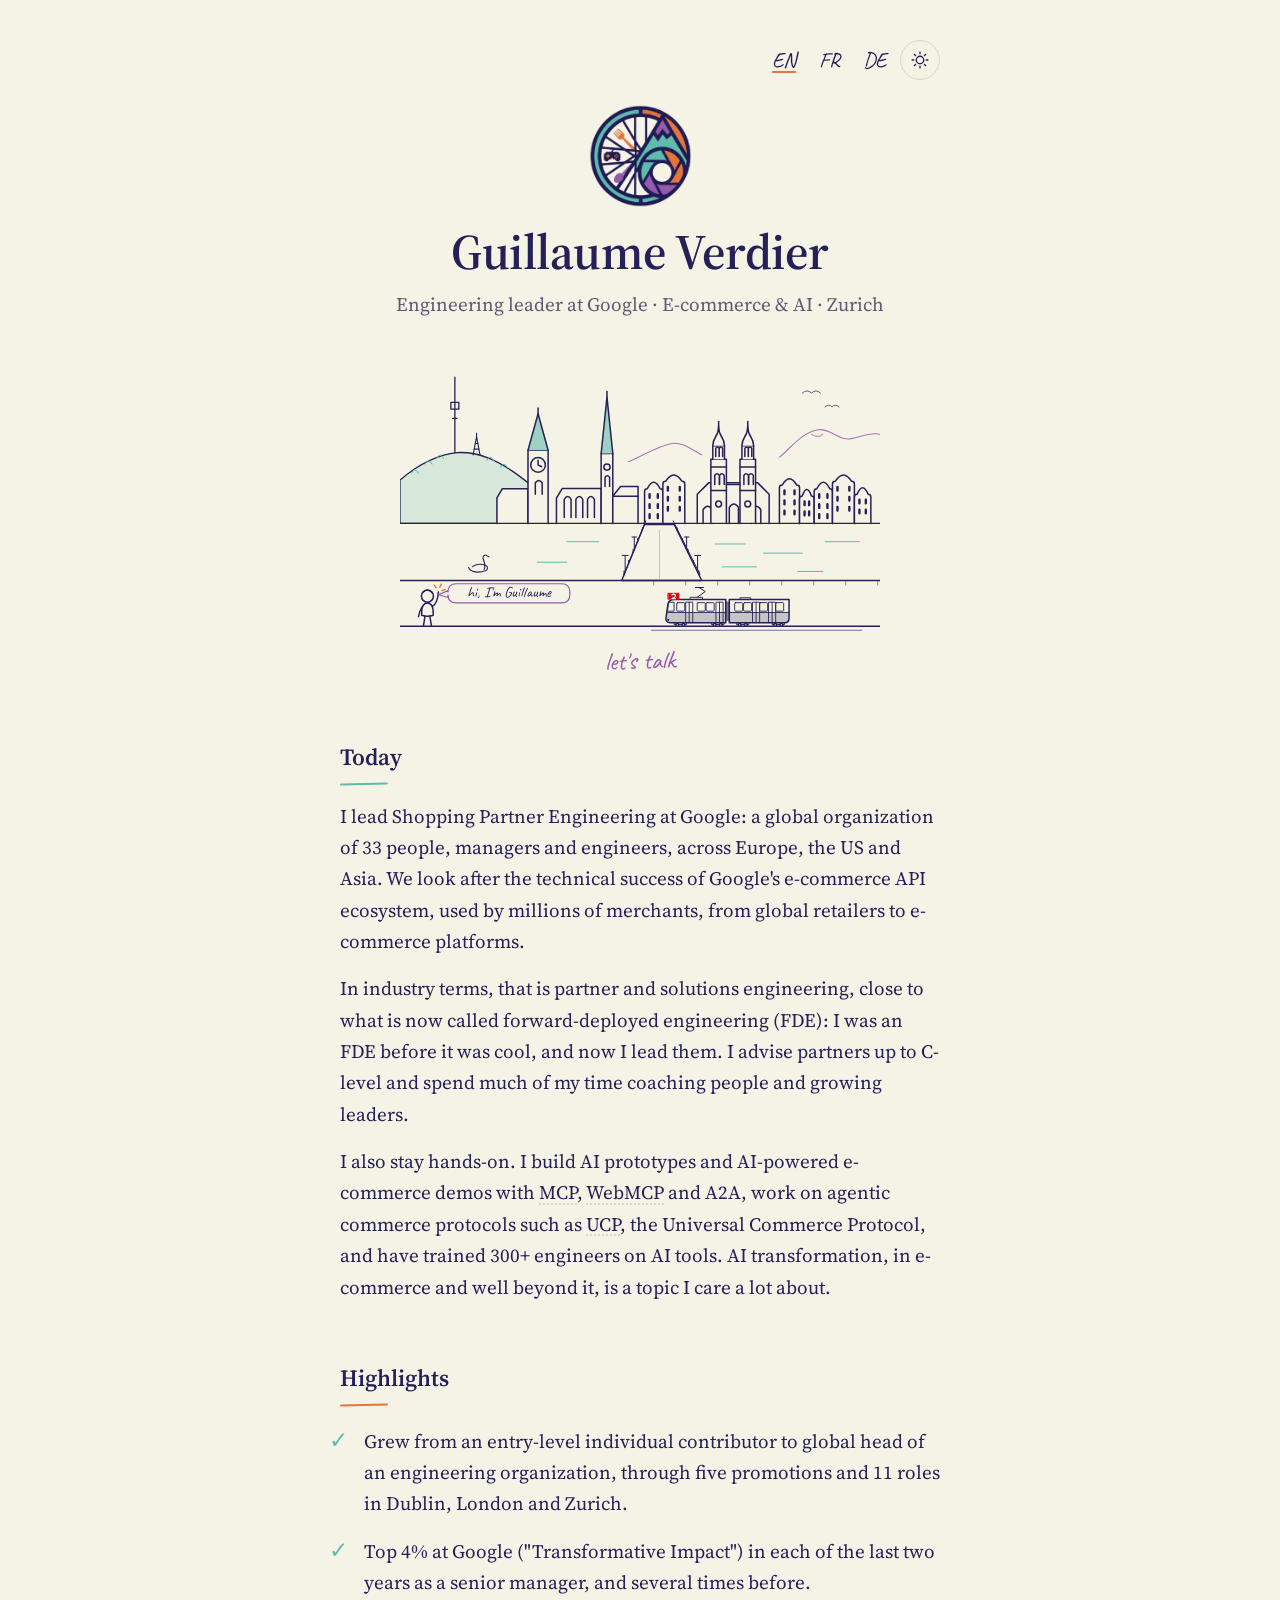
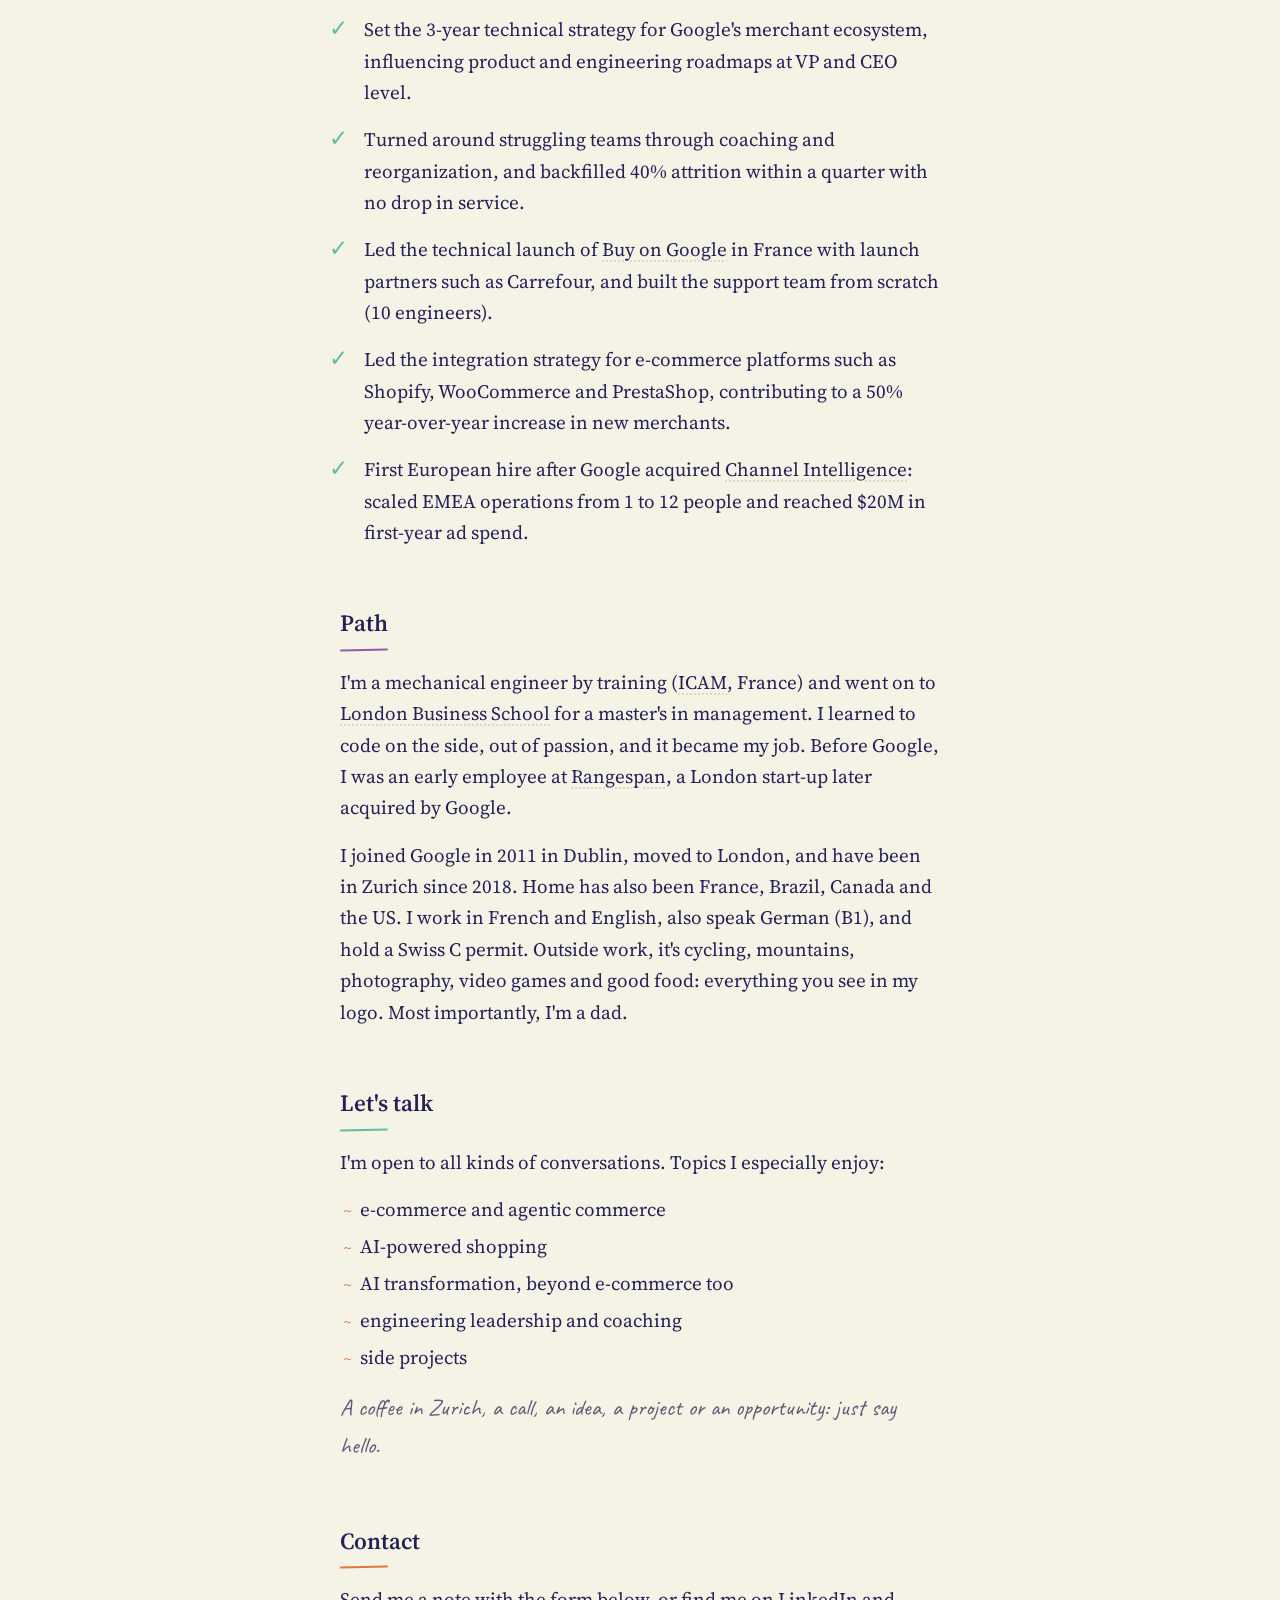
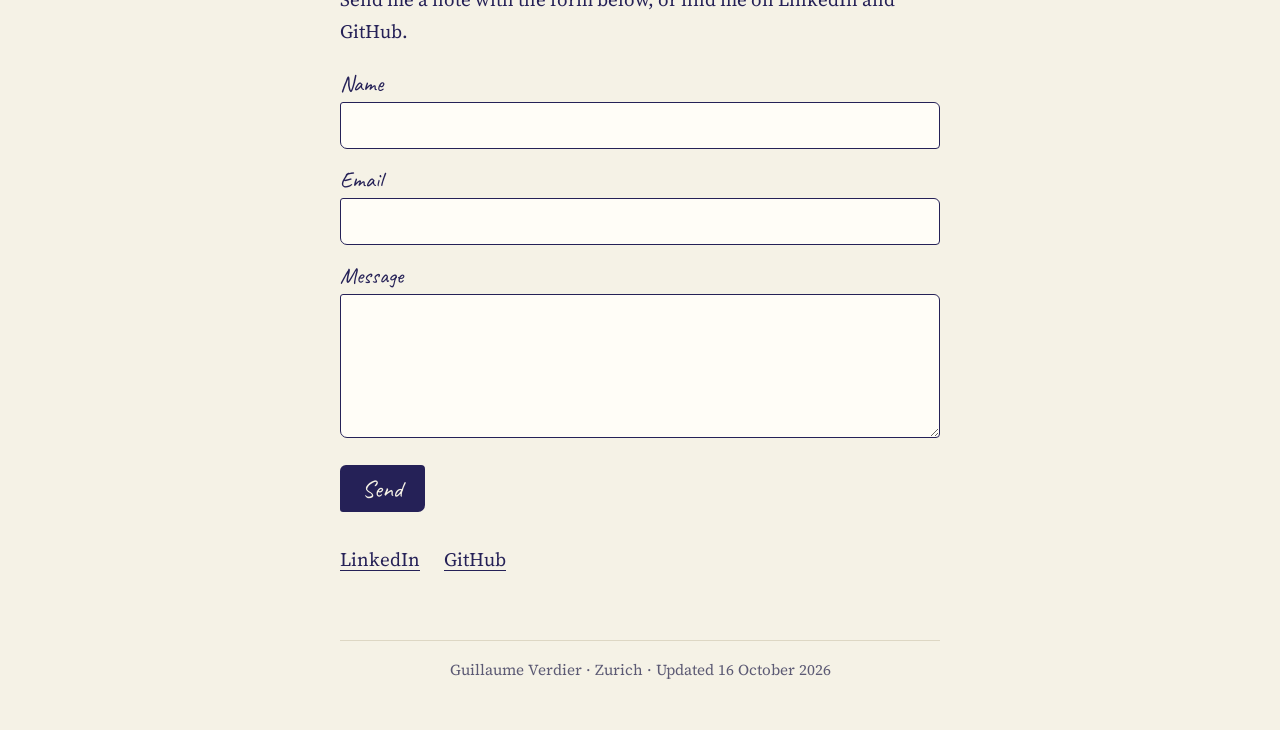
<file: index.html>
<!doctype html>
<html lang="en">
<head>
  <meta charset="utf-8">
  <meta name="viewport" content="width=device-width, initial-scale=1">
  <meta name="color-scheme" content="light dark">
  <script>try{var t=localStorage.getItem("theme");if(t==="light"||t==="dark")document.documentElement.dataset.theme=t}catch(e){}</script>
  <title>Guillaume Verdier · Engineering leader at Google, Zurich</title>
  <meta name="description" content="Guillaume Verdier leads Shopping Partner Engineering at Google in Zurich: 33 people on three continents, e-commerce, agentic commerce (UCP) and AI.">
  <link rel="canonical" href="https://ptiper.com/">
  <link rel="alternate" hreflang="en" href="https://ptiper.com/">
  <link rel="alternate" hreflang="fr" href="https://ptiper.com/fr/">
  <link rel="alternate" hreflang="de" href="https://ptiper.com/de/">
  <link rel="alternate" hreflang="x-default" href="https://ptiper.com/">
  <link rel="alternate" type="text/markdown" href="https://ptiper.com/index.md">
  <link rel="describedby" href="/llms.txt">
  <meta property="og:type" content="profile">
  <meta property="og:title" content="Guillaume Verdier · Engineering leader at Google, e-commerce &amp; AI">
  <meta property="og:description" content="Engineering leader at Google in Zurich. E-commerce, agentic commerce and AI transformation. Let's talk.">
  <meta property="og:url" content="https://ptiper.com/">
  <meta property="og:site_name" content="Guillaume Verdier">
  <meta property="og:locale" content="en_US">
  <meta property="og:locale:alternate" content="fr_FR">
  <meta property="og:locale:alternate" content="de_CH">
  <meta property="og:image" content="https://ptiper.com/assets/og.png?v=20261017">
  <meta property="og:image:width" content="1200">
  <meta property="og:image:height" content="630">
  <meta property="og:image:alt" content="Line drawing of Zurich old town with a small figure saying hi">
  <meta name="twitter:card" content="summary_large_image">
  <link rel="preconnect" href="https://fonts.googleapis.com">
  <link rel="preconnect" href="https://fonts.gstatic.com" crossorigin>
  <link rel="preload" as="style" href="https://fonts.googleapis.com/css2?family=Caveat:wght@500&amp;family=Source+Serif+4:opsz,wght@8..60,400;8..60,600&amp;display=swap">
  <link rel="stylesheet" href="https://fonts.googleapis.com/css2?family=Caveat:wght@500&amp;family=Source+Serif+4:opsz,wght@8..60,400;8..60,600&amp;display=swap" media="print" onload="this.media='all'">
  <noscript><link rel="stylesheet" href="https://fonts.googleapis.com/css2?family=Caveat:wght@500&amp;family=Source+Serif+4:opsz,wght@8..60,400;8..60,600&amp;display=swap"></noscript>
  <link rel="stylesheet" href="/assets/style.css?v=20261015b">
  <link rel="icon" href="/assets/favicon-64.png" type="image/png" sizes="64x64">
  <link rel="apple-touch-icon" href="/assets/apple-touch-icon.png">
  <script src="/assets/contact.js?v=20261015b" defer></script>
  <script src="/assets/theme.js?v=20261015b" defer></script>
  <script src="/assets/webmcp.js?v=20261015b" defer></script>
  <script type="application/ld+json">
{
  "@context": "https://schema.org",
  "@type": "Person",
  "@id": "https://ptiper.com/#person",
  "mainEntityOfPage": "https://ptiper.com/",
  "name": "Guillaume Verdier",
  "url": "https://ptiper.com/",
  "image": "https://ptiper.com/assets/logo.png",
  "disambiguatingDescription": "Not to be confused with Guillaume Verdier, the French naval architect and yacht designer.",
  "jobTitle": "Head of Shopping Partner Engineering",
  "worksFor": {
    "@type": "Organization",
    "name": "Google",
    "url": "https://www.google.com/"
  },
  "address": {
    "@type": "PostalAddress",
    "addressLocality": "Zurich",
    "addressCountry": "CH"
  },
  "alumniOf": [
    {
      "@type": "CollegeOrUniversity",
      "name": "London Business School"
    },
    {
      "@type": "CollegeOrUniversity",
      "name": "ICAM"
    }
  ],
  "knowsLanguage": [
    "fr",
    "en",
    "de"
  ],
  "knowsAbout": [
    "E-commerce",
    "Agentic commerce",
    "Universal Commerce Protocol (UCP)",
    "Model Context Protocol (MCP)",
    "WebMCP",
    "Agent2Agent (A2A)",
    "AI transformation",
    "Commerce APIs",
    "Engineering leadership",
    "Engineering management",
    "Partner engineering",
    "Solutions engineering",
    "Forward-deployed engineering (FDE)",
    "Coaching",
    "Mechanical engineering"
  ],
  "sameAs": [
    "https://www.linkedin.com/in/guillaumeverdier/",
    "https://github.com/ptiper"
  ],
  "description": "Engineering leader at Google in Zurich, heading Shopping Partner Engineering: 33 people across Europe, the US and Asia. Mechanical engineer and London Business School graduate who learned to code out of passion, grew from an entry-level role through five promotions, and works on e-commerce, agentic commerce and AI transformation."
}
  </script>
</head>
<body>
  <a class="skip" href="#main">Skip to content</a>
  <div class="page">
    <nav class="top" aria-label="Language">
      <ul class="lang">
        <li><a href="/" hreflang="en" lang="en" aria-current="page">EN</a></li>
        <li><a href="/fr/" hreflang="fr" lang="fr">FR</a></li>
        <li><a href="/de/" hreflang="de" lang="de">DE</a></li>
      </ul>
      <button class="theme-toggle" type="button" data-to-dark="Switch to dark mode" data-to-light="Switch to light mode" aria-label="Switch to dark mode" title="Switch to dark mode"><svg viewBox="0 0 24 24" aria-hidden="true" fill="none" stroke="currentColor" stroke-width="1.6" stroke-linecap="round"><path class="sun" d="M12 7.5a4.5 4.5 0 1 0 0 9a4.5 4.5 0 1 0 0-9M12 2.5v2M12 19.5v2M2.5 12h2M19.5 12h2M5.3 5.3l1.4 1.4M17.3 17.3l1.4 1.4M5.3 18.7l1.4-1.4M17.3 6.7l1.4-1.4"/><path class="moon" d="M19 14.5A7.5 7.5 0 0 1 9.5 5a7.5 7.5 0 1 0 9.5 9.5z"/></svg></button>
    </nav>

    <header class="intro">
      <img class="logo" src="/assets/logo.png" width="240" height="240" alt="Logo: a bicycle wheel with a fork, a spoon and a game controller, a mountain and a camera lens">
      <h1>Guillaume Verdier</h1>
      <p class="role">Engineering leader at Google · E-commerce &amp; AI · Zurich</p>
      <figure class="sketch">
        <svg viewBox="0 0 420 248" role="img" aria-labelledby="sketch-title" fill="none" stroke="currentColor" stroke-linecap="round" stroke-linejoin="round" stroke-width="1.5"><title id="sketch-title">Line drawing of Zurich: the Uetliberg, St. Peter, the Fraumünster, the Grossmünster and a tram along the Limmat, with a small figure waving and saying hi, I'm Guillaume</title><path class="alps" stroke-width="1.1" opacity=".5" vector-effect="non-scaling-stroke" d="M200 96C214 90 226 82 238 80C248 79 256 86 264 90M332 92C342 84 352 70 366 68C378 67 384 78 394 76C404 74 412 70 420 72"/><path class="alps" stroke-width="1" opacity=".5" vector-effect="non-scaling-stroke" d="M360 72q6 4 10 0"/><path class="f hill" stroke-width="1.3" vector-effect="non-scaling-stroke" d="M0 112C14 100 30 90 50 88C70 87 86 96 98 104C104 108 109 112 114 116V150H0Z"/><path stroke-width="1.3" vector-effect="non-scaling-stroke" d="M48 88V30M44.5 44h7v6h-7zM46 58h4M48 30v-8"/><path stroke-width="1.1" vector-effect="non-scaling-stroke" d="M64 90l3-16 3 16M64.8 85h4.4M65.6 80h2.8M67 74v-3"/><path class="tree" stroke-width="1" opacity=".7" vector-effect="non-scaling-stroke" d="M10 106q3-6 6 0 M22 98q3-6 6 0 M32 93q3-6 6 0 M76 95q3-6 6 0 M88 101q3-6 6 0"/><path class="f" vector-effect="non-scaling-stroke" d="M84.8 150V127.6L89.6 119.6H112V150"/><path class="f" vector-effect="non-scaling-stroke" d="M112 150V86.0H129.6V150"/><circle vector-effect="non-scaling-stroke" cx="120.8" cy="98.8" r="6.4"/><path vector-effect="non-scaling-stroke" d="M120.8 98.8v-4.0M120.8 98.8l3.2 1.6"/><path vector-effect="non-scaling-stroke" d="M118.39999999999999 124.4v-10q3-4 6 0v10"/><path class="f copper" vector-effect="non-scaling-stroke" d="M112 86.0L120.8 54.0L129.6 86.0"/><path vector-effect="non-scaling-stroke" d="M120.8 54.0v-5"/><path class="f" vector-effect="non-scaling-stroke" d="M136.9 150V127.9L142.0 119.4H176V150"/><path vector-effect="non-scaling-stroke" d="M143.7 144.9v-16q3-5 6 0v16M153.9 144.9v-16q3-5 6 0v16M164.1 144.9v-16q3-5 6 0v16"/><path class="f" vector-effect="non-scaling-stroke" d="M176 150V88.80000000000001H186.2V150"/><circle vector-effect="non-scaling-stroke" cx="181.1" cy="100.70000000000002" r="2.72"/><path vector-effect="non-scaling-stroke" d="M179.4 117.70000000000002v-8q2-3 4 0v8"/><path class="f copper" vector-effect="non-scaling-stroke" d="M176 88.80000000000001L181.1 39.500000000000014L186.2 88.80000000000001"/><path vector-effect="non-scaling-stroke" d="M181.1 39.500000000000014v-5"/><path class="f" vector-effect="non-scaling-stroke" d="M186.2 150V126.2H208.3V150"/><path vector-effect="non-scaling-stroke" d="M186.2 126.2L193.0 117.7H208.3V126.2"/><path class="f" vector-effect="non-scaling-stroke" d="M214 150V122.0Q214 119.6 216.4 119.6Q222.0 108.39999999999999 227.6 119.6Q230.0 119.6 230.0 122.0V150"/><path stroke-width="2.4" vector-effect="non-scaling-stroke" d="M218.4 124.39999999999999v3.2M225.6 124.39999999999999v3.2"/><path stroke-width="2.4" vector-effect="non-scaling-stroke" d="M218.4 133.2v3.2M225.6 133.2v3.2"/><path stroke-width="2.4" vector-effect="non-scaling-stroke" d="M218.4 142.0v3.2M225.6 142.0v3.2"/><path class="f" vector-effect="non-scaling-stroke" d="M230.0 150V115.6Q230.0 113.19999999999999 232.4 113.19999999999999Q239.6 101.99999999999999 246.79999999999998 113.19999999999999Q249.2 113.19999999999999 249.2 115.6V150"/><path stroke-width="2.4" vector-effect="non-scaling-stroke" d="M234.4 117.99999999999999v3.2M244.79999999999998 117.99999999999999v3.2"/><path stroke-width="2.4" vector-effect="non-scaling-stroke" d="M234.4 126.79999999999998v3.2M244.79999999999998 126.79999999999998v3.2"/><path stroke-width="2.4" vector-effect="non-scaling-stroke" d="M234.4 135.6v3.2M244.79999999999998 135.6v3.2"/><path class="f" vector-effect="non-scaling-stroke" d="M260.1 150V124.5L270.3 114.30000000000001H312.8L323.0 124.5V150"/><path vector-effect="non-scaling-stroke" d="M265.2 150v-12q4-6 8 0v12M307.7 150v-12q4-6 8 0v12"/><path class="f" vector-effect="non-scaling-stroke" d="M272 150V93.9H285.6V150"/><path vector-effect="non-scaling-stroke" d="M272 121.1H285.6M272 100.7H285.6"/><path vector-effect="non-scaling-stroke" d="M275.40000000000003 116.0v-8q2-3 4 0v8M279.65000000000003 116.0v-8q2-3 4 0v8"/><circle vector-effect="non-scaling-stroke" cx="278.8" cy="133.0" r="2.55"/><path class="f" vector-effect="non-scaling-stroke" d="M273.7 93.9V82.0H283.90000000000003V93.9"/><path vector-effect="non-scaling-stroke" d="M276.25 91.35000000000001v-7q1.5-2.5 3 0v7M279.31 91.35000000000001v-7q1.5-2.5 3 0v7"/><path class="f" vector-effect="non-scaling-stroke" d="M273.7 82.0C273.7 73.5 278.8 75.2 278.8 65.0C278.8 75.2 283.90000000000003 73.5 283.90000000000003 82.0"/><path vector-effect="non-scaling-stroke" d="M278.8 65.0v-4.25"/><path class="f" vector-effect="non-scaling-stroke" d="M297.5 150V93.9H311.1V150"/><path vector-effect="non-scaling-stroke" d="M297.5 121.1H311.1M297.5 100.7H311.1"/><path vector-effect="non-scaling-stroke" d="M300.90000000000003 116.0v-8q2-3 4 0v8M305.15000000000003 116.0v-8q2-3 4 0v8"/><circle vector-effect="non-scaling-stroke" cx="304.3" cy="133.0" r="2.55"/><path class="f" vector-effect="non-scaling-stroke" d="M299.2 93.9V82.0H309.40000000000003V93.9"/><path vector-effect="non-scaling-stroke" d="M301.75 91.35000000000001v-7q1.5-2.5 3 0v7M304.81 91.35000000000001v-7q1.5-2.5 3 0v7"/><path class="f" vector-effect="non-scaling-stroke" d="M299.2 82.0C299.2 73.5 304.3 75.2 304.3 65.0C304.3 75.2 309.40000000000003 73.5 309.40000000000003 82.0"/><path vector-effect="non-scaling-stroke" d="M304.3 65.0v-4.25"/><path vector-effect="non-scaling-stroke" d="M285.6 116.0H297.5M288.15 150v-14q4-6 8 0v14"/><path class="f" vector-effect="non-scaling-stroke" d="M332 150V118.80000000000001Q332 116.4 334.4 116.4Q340.8 105.2 347.20000000000005 116.4Q349.6 116.4 349.6 118.80000000000001V150"/><path stroke-width="2.4" vector-effect="non-scaling-stroke" d="M336.4 121.2v3.2M345.20000000000005 121.2v3.2"/><path stroke-width="2.4" vector-effect="non-scaling-stroke" d="M336.4 130.0v3.2M345.20000000000005 130.0v3.2"/><path stroke-width="2.4" vector-effect="non-scaling-stroke" d="M336.4 138.8v3.2M345.20000000000005 138.8v3.2"/><path class="f" vector-effect="non-scaling-stroke" d="M349.6 150V128.4Q349.6 126.0 352.0 126.0Q356.0 114.8 360.00000000000006 126.0Q362.40000000000003 126.0 362.40000000000003 128.4V150"/><path stroke-width="2.4" vector-effect="non-scaling-stroke" d="M354.0 130.8v3.2M358.00000000000006 130.8v3.2"/><path stroke-width="2.4" vector-effect="non-scaling-stroke" d="M354.0 139.60000000000002v3.2M358.00000000000006 139.60000000000002v3.2"/><path class="f" vector-effect="non-scaling-stroke" d="M362.40000000000003 150V122.0Q362.40000000000003 119.6 364.8 119.6Q370.40000000000003 108.39999999999999 376.00000000000006 119.6Q378.40000000000003 119.6 378.40000000000003 122.0V150"/><path stroke-width="2.4" vector-effect="non-scaling-stroke" d="M366.8 124.39999999999999v3.2M374.00000000000006 124.39999999999999v3.2"/><path stroke-width="2.4" vector-effect="non-scaling-stroke" d="M366.8 133.2v3.2M374.00000000000006 133.2v3.2"/><path stroke-width="2.4" vector-effect="non-scaling-stroke" d="M366.8 142.0v3.2M374.00000000000006 142.0v3.2"/><path class="f" vector-effect="non-scaling-stroke" d="M378.40000000000003 150V115.6Q378.40000000000003 113.19999999999999 380.8 113.19999999999999Q388.00000000000006 101.99999999999999 395.20000000000005 113.19999999999999Q397.6 113.19999999999999 397.6 115.6V150"/><path stroke-width="2.4" vector-effect="non-scaling-stroke" d="M382.8 117.99999999999999v3.2M393.20000000000005 117.99999999999999v3.2"/><path stroke-width="2.4" vector-effect="non-scaling-stroke" d="M382.8 126.79999999999998v3.2M393.20000000000005 126.79999999999998v3.2"/><path stroke-width="2.4" vector-effect="non-scaling-stroke" d="M382.8 135.6v3.2M393.20000000000005 135.6v3.2"/><path class="f" vector-effect="non-scaling-stroke" d="M397.6 150V126.80000000000001Q397.6 124.4 400.0 124.4Q404.8 113.2 409.6 124.4Q412.0 124.4 412.0 126.80000000000001V150"/><path stroke-width="2.4" vector-effect="non-scaling-stroke" d="M402.0 129.20000000000002v3.2M407.6 129.20000000000002v3.2"/><path stroke-width="2.4" vector-effect="non-scaling-stroke" d="M402.0 138.00000000000003v3.2M407.6 138.00000000000003v3.2"/><path stroke-width="1.4" vector-effect="non-scaling-stroke" d="M0 150H420"/><path class="f" stroke-width="1.4" vector-effect="non-scaling-stroke" d="M194 200L214 151H240L264 200Z"/><path stroke-width="1" vector-effect="non-scaling-stroke" d="M196.0 195.1v-3.4M261.6 195.1v-3.4 M200.0 185.3v-3.0M256.8 185.3v-3.0 M204.0 175.5v-2.8M252.0 175.5v-2.8 M208.0 165.7v-2.5M247.2 165.7v-2.5 M212.0 155.9v-2.1M242.4 155.9v-2.1"/><path stroke-width="1" vector-effect="non-scaling-stroke" d="M196 194.5L215 147.8M262.5 194.5L239 147.8"/><path stroke-width="1" vector-effect="non-scaling-stroke" d="M197.0 192.7v-14.7m-2.6 0h5.3"/><path stroke-width="1" vector-effect="non-scaling-stroke" d="M260.4 192.7v-14.7m-2.6 0h5.3"/><path stroke-width="1" vector-effect="non-scaling-stroke" d="M205.0 173.1v-11.2m-2.0 0h4.0"/><path stroke-width="1" vector-effect="non-scaling-stroke" d="M250.8 173.1v-11.2m-2.0 0h4.0"/><path stroke-width="0.8" opacity=".3" vector-effect="non-scaling-stroke" d="M227 156V198"/><path class="water" stroke-width="1" opacity=".7" vector-effect="non-scaling-stroke" d="M146 166h28 M276 168h26 M318 176h34 M372 166h30 M120 184h26 M282 188h30 M348 192h22"/><path stroke-width="1.5" vector-effect="non-scaling-stroke" d="M0 200H420"/><path stroke-width="1" opacity=".5" vector-effect="non-scaling-stroke" d="M222 200v4 M250 200v4 M278 200v4 M306 200v4 M334 200v4 M362 200v4 M390 200v4 M418 200v4"/><path class="f" stroke-width="1.1" vector-effect="non-scaling-stroke" d="M60 188.6c1.7 4.25 8.5 5.1 15.299999999999999 2.55c1.7 -0.85 1.7 -3.4 0 -4.25c-3.4 -1.7 -8.5 -1.7 -11.9 0.85M73.6 190.3c1.7 -3.4 0 -6.8 -0.85 -9.35c-0.85 -2.55 1.7 -4.25 3.4 -2.55l1.7 0.85"/><path stroke-width="1" opacity=".7" vector-effect="non-scaling-stroke" d="M352 36q4-4 8 0q4-4 8 0M372 48q3-3 6 0q3-3 6 0"/><path stroke-width="1.4" vector-effect="non-scaling-stroke" d="M0 240H420"/><path stroke-width="1" opacity=".6" vector-effect="non-scaling-stroke" d="M220 243.5H404"/><g transform="translate(232 240) scale(0.78)"><path class="f" vector-effect="non-scaling-stroke" d="M6 -4H68V-30H10Q4-30 3-24L1-10Q0-4 6-4Z"/><path class="f" vector-effect="non-scaling-stroke" d="M72 -4H134Q139-4 139-9V-30H72Z"/><path stroke-width="0.9" vector-effect="non-scaling-stroke" d="M68 -7h4v-20h-4M69.3 -26v18M70.7 -26v18"/><path fill="currentColor" stroke="none" opacity=".22" d="M1.6 -15.5L1 -10Q0-4 6-4H68V-15.5ZM72 -15.5V-4H134Q139-4 139-9V-15.5Z"/><path stroke-width="0.9" vector-effect="non-scaling-stroke" d="M1.6 -15.5H68M72 -15.5H139"/><path stroke-width="0.9" vector-effect="non-scaling-stroke" d="M3.6 -26.5L2.6 -17H10V-26.5Z"/><path stroke-width="0.9" vector-effect="non-scaling-stroke" d="M14 -26.5h7q1 0 1 1v7.5q0 1-1 1h-7q-1 0-1-1v-7.5q0-1 1-1z"/><path stroke-width="0.9" vector-effect="non-scaling-stroke" d="M37 -26.5h7q1 0 1 1v7.5q0 1-1 1h-7q-1 0-1-1v-7.5q0-1 1-1z"/><path stroke-width="0.9" vector-effect="non-scaling-stroke" d="M47 -26.5h7q1 0 1 1v7.5q0 1-1 1h-7q-1 0-1-1v-7.5q0-1 1-1z"/><path stroke-width="0.9" vector-effect="non-scaling-stroke" d="M79 -26.5h7q1 0 1 1v7.5q0 1-1 1h-7q-1 0-1-1v-7.5q0-1 1-1z"/><path stroke-width="0.9" vector-effect="non-scaling-stroke" d="M89 -26.5h7q1 0 1 1v7.5q0 1-1 1h-7q-1 0-1-1v-7.5q0-1 1-1z"/><path stroke-width="0.9" vector-effect="non-scaling-stroke" d="M107 -26.5h7q1 0 1 1v7.5q0 1-1 1h-7q-1 0-1-1v-7.5q0-1 1-1z"/><path stroke-width="0.9" vector-effect="non-scaling-stroke" d="M125 -26.5h7q1 0 1 1v7.5q0 1-1 1h-7q-1 0-1-1v-7.5q0-1 1-1z"/><path stroke-width="0.9" vector-effect="non-scaling-stroke" d="M23 -4V-27H31V-4M27 -27V-4"/><path stroke-width="0.9" vector-effect="non-scaling-stroke" d="M57 -4V-27H65V-4M61 -27V-4"/><path stroke-width="0.9" vector-effect="non-scaling-stroke" d="M98 -4V-27H106V-4M102 -27V-4"/><path stroke-width="0.9" vector-effect="non-scaling-stroke" d="M116 -4V-27H124V-4M120 -27V-4"/><path stroke-width="2.2" vector-effect="non-scaling-stroke" d="M3.4 -7.2h.1"/><path class="f line2" stroke-width="0.9" vector-effect="non-scaling-stroke" d="M3.5 -37h12v6.6h-12z"/><path class="line2-num" stroke-width="1.15" vector-effect="non-scaling-stroke" d="M7.6 -35.2q1.9-1.9 3.8 0q.8 1.2-.6 2.4l-3.2 1.9h4.1"/><path stroke-width="0.9" vector-effect="non-scaling-stroke" d="M28 -30v-2.5h14v2.5M84 -30v-2h12v2"/><path stroke-width="1" vector-effect="non-scaling-stroke" d="M36 -32.5l9-6.5-7-4.5M34 -43.5h9"/><path stroke-width="0.9" vector-effect="non-scaling-stroke" d="M10 -4v2h14v-2"/><circle vector-effect="non-scaling-stroke" cx="13.5" cy="-1.5" r="1.6" class="f"/><circle vector-effect="non-scaling-stroke" cx="20.5" cy="-1.5" r="1.6" class="f"/><path stroke-width="0.9" vector-effect="non-scaling-stroke" d="M52 -4v2h14v-2"/><circle vector-effect="non-scaling-stroke" cx="55.5" cy="-1.5" r="1.6" class="f"/><circle vector-effect="non-scaling-stroke" cx="62.5" cy="-1.5" r="1.6" class="f"/><path stroke-width="0.9" vector-effect="non-scaling-stroke" d="M80 -4v2h14v-2"/><circle vector-effect="non-scaling-stroke" cx="83.5" cy="-1.5" r="1.6" class="f"/><circle vector-effect="non-scaling-stroke" cx="90.5" cy="-1.5" r="1.6" class="f"/><path stroke-width="0.9" vector-effect="non-scaling-stroke" d="M120 -4v2h14v-2"/><circle vector-effect="non-scaling-stroke" cx="123.5" cy="-1.5" r="1.6" class="f"/><circle vector-effect="non-scaling-stroke" cx="130.5" cy="-1.5" r="1.6" class="f"/></g><circle class="f" vector-effect="non-scaling-stroke" cx="24" cy="213.6" r="5.28"/><path stroke-width="1.2" vector-effect="non-scaling-stroke" d="M19.68 210.72Q24 205.79999999999998 28.56 211.2"/><path class="f" vector-effect="non-scaling-stroke" d="M18.96 230.4Q18.48 219.6 24 219.6Q29.52 219.6 29.04 230.4Q24 232.2 18.96 230.4Z"/><path vector-effect="non-scaling-stroke" d="M21.84 231.0Q21.12 236.4 20.4 240M26.16 231.0Q26.88 236.4 27.6 240"/><path vector-effect="non-scaling-stroke" d="M28.32 222.6Q33.0 219.6 33.6 210.0M19.68 222.6Q16.8 226.8 16.2 231.6"/><path class="wave" stroke-width="1" vector-effect="non-scaling-stroke" d="M31.68 206.4l-1.68 -2.4M34.8 205.8l1.44 -2.64M36.72 208.8l2.64 -0.96"/><path class="f bubble" stroke-width="1.2" vector-effect="non-scaling-stroke" d="M49.2 202.79999999999998H141.36Q148.56 202.79999999999998 148.56 209.99999999999997V212.4Q148.56 219.6 141.36 219.6H49.2Q42.0 219.6 42.0 212.4V214.79999999999998L33.6 212.39999999999998L42.0 208.79999999999998V209.99999999999997Q42.0 202.79999999999998 49.2 202.79999999999998Z"/><text x="95.28" y="211.92" text-anchor="middle" dominant-baseline="middle" font-family="Caveat, cursive" font-size="13.2" fill="currentColor" stroke="none">hi, I'm Guillaume</text></svg>
        <figcaption>let's talk</figcaption>
      </figure>
    </header>

    <main id="main">
      <section aria-labelledby="today">
        <h2 id="today">Today</h2>
        <p>I lead Shopping Partner Engineering at Google: a global organization of 33 people, managers and engineers, across Europe, the US and Asia. We look after the technical success of Google's e-commerce API ecosystem, used by millions of merchants, from global retailers to e-commerce platforms.</p>
        <p>In industry terms, that is partner and solutions engineering, close to what is now called forward-deployed engineering (FDE): I was an FDE before it was cool, and now I lead them. I advise partners up to C-level and spend much of my time coaching people and growing leaders.</p>
        <p>I also stay hands-on. I build AI prototypes and AI-powered e-commerce demos with <a class="quiet" href="https://modelcontextprotocol.io/">MCP</a>, <a class="quiet" href="https://webmachinelearning.github.io/webmcp/">WebMCP</a> and A2A, work on agentic commerce protocols such as <a class="quiet" href="https://ucp.dev/">UCP</a>, the Universal Commerce Protocol, and have trained 300+ engineers on AI tools. AI transformation, in e-commerce and well beyond it, is a topic I care a lot about.</p>
      </section>

      <section aria-labelledby="highlights">
        <h2 id="highlights">Highlights</h2>
        <ul class="highlights">
          <li>Grew from an entry-level individual contributor to global head of an engineering organization, through five promotions and 11 roles in Dublin, London and Zurich.</li>
          <li>Top 4% at Google ("Transformative Impact") in each of the last two years as a senior manager, and several times before.</li>
          <li>Set the 3-year technical strategy for Google's merchant ecosystem, influencing product and engineering roadmaps at VP and CEO level.</li>
          <li>Turned around struggling teams through coaching and reorganization, and backfilled 40% attrition within a quarter with no drop in service.</li>
          <li>Led the technical launch of <a class="quiet" href="https://www.blogdumoderateur.com/google-shopping-actions-acheter-avec-google/">Buy on Google</a> in France with launch partners such as Carrefour, and built the support team from scratch (10 engineers).</li>
          <li>Led the integration strategy for e-commerce platforms such as Shopify, WooCommerce and PrestaShop, contributing to a 50% year-over-year increase in new merchants.</li>
          <li>First European hire after Google acquired <a class="quiet" href="https://techcrunch.com/2013/02/06/google-acquires-channel-intelligence-to-boost-product-recommendations-and-e-commer-with-users/">Channel Intelligence</a>: scaled EMEA operations from 1 to 12 people and reached $20M in first-year ad spend.</li>
        </ul>
      </section>

      <section aria-labelledby="path">
        <h2 id="path">Path</h2>
        <p>I'm a mechanical engineer by training (<a class="quiet" href="https://www.icam.fr/">ICAM</a>, France) and went on to <a class="quiet" href="https://www.london.edu/">London Business School</a> for a master's in management. I learned to code on the side, out of passion, and it became my job. Before Google, I was an early employee at <a class="quiet" href="https://www.bbc.com/news/technology-27261504">Rangespan</a>, a London start-up later acquired by Google.</p>
        <p>I joined Google in 2011 in Dublin, moved to London, and have been in Zurich since 2018. Home has also been France, Brazil, Canada and the US. I work in French and English, also speak German (B1), and hold a Swiss C permit. Outside work, it's cycling, mountains, photography, video games and good food: everything you see in my logo. Most importantly, I'm a dad.</p>
      </section>

      <section aria-labelledby="talk">
        <h2 id="talk">Let's talk</h2>
        <p>I'm open to all kinds of conversations. Topics I especially enjoy:</p>
        <ul class="topics">
          <li>e-commerce and agentic commerce</li>
          <li>AI-powered shopping</li>
          <li>AI transformation, beyond e-commerce too</li>
          <li>engineering leadership and coaching</li>
          <li>side projects</li>
        </ul>
        <p class="note">A coffee in Zurich, a call, an idea, a project or an opportunity: just say hello.</p>
      </section>

      <section aria-labelledby="contact">
        <h2 id="contact">Contact</h2>
        <p>Send me a note with the form below, or find me on LinkedIn and GitHub.</p>
        <form id="contact-form" action="https://docs.google.com/forms/d/e/1FAIpQLScWOPS9kKKrdSkfHG4jHeEoAPc4OZtlVbcX7Cx6JEatSV9fBw/formResponse" method="post" target="gform-sink" data-thanks="Thanks! Your message has been sent." data-error="Something went wrong. Please try again, or reach out on LinkedIn.">
          <div>
            <label for="f-name">Name</label>
            <input id="f-name" name="entry.826817286" type="text" autocomplete="name" required maxlength="200">
          </div>
          <div>
            <label for="f-email">Email</label>
            <input id="f-email" name="entry.277152834" type="email" autocomplete="email" required maxlength="254" pattern="[^@\s]+@[^@\s]+\.[^@\s]+">
          </div>
          <div>
            <label for="f-message">Message</label>
            <textarea id="f-message" name="entry.306043437" required maxlength="5000"></textarea>
          </div>
          <div class="hp" aria-hidden="true">
            <label for="f-website">Website</label>
            <input id="f-website" name="website" type="text" tabindex="-1" autocomplete="off">
          </div>
          <button type="submit">Send</button>
        </form>
        <p id="form-status" class="status" role="status" tabindex="-1"></p>
        <noscript><p class="note">Without JavaScript, your message is still sent, but no confirmation is shown.</p></noscript>
        <iframe name="gform-sink" title="Form submission" hidden></iframe>
        <ul class="links">
          <li><a href="https://www.linkedin.com/in/guillaumeverdier/" rel="me">LinkedIn</a></li>
          <li><a href="https://github.com/ptiper" rel="me">GitHub</a></li>
        </ul>
      </section>
    </main>

    <footer>
      <p>Guillaume Verdier · Zurich · Updated <time datetime="2026-10-16">16 October 2026</time></p>
    </footer>
  </div>
</body>
</html>
</file>
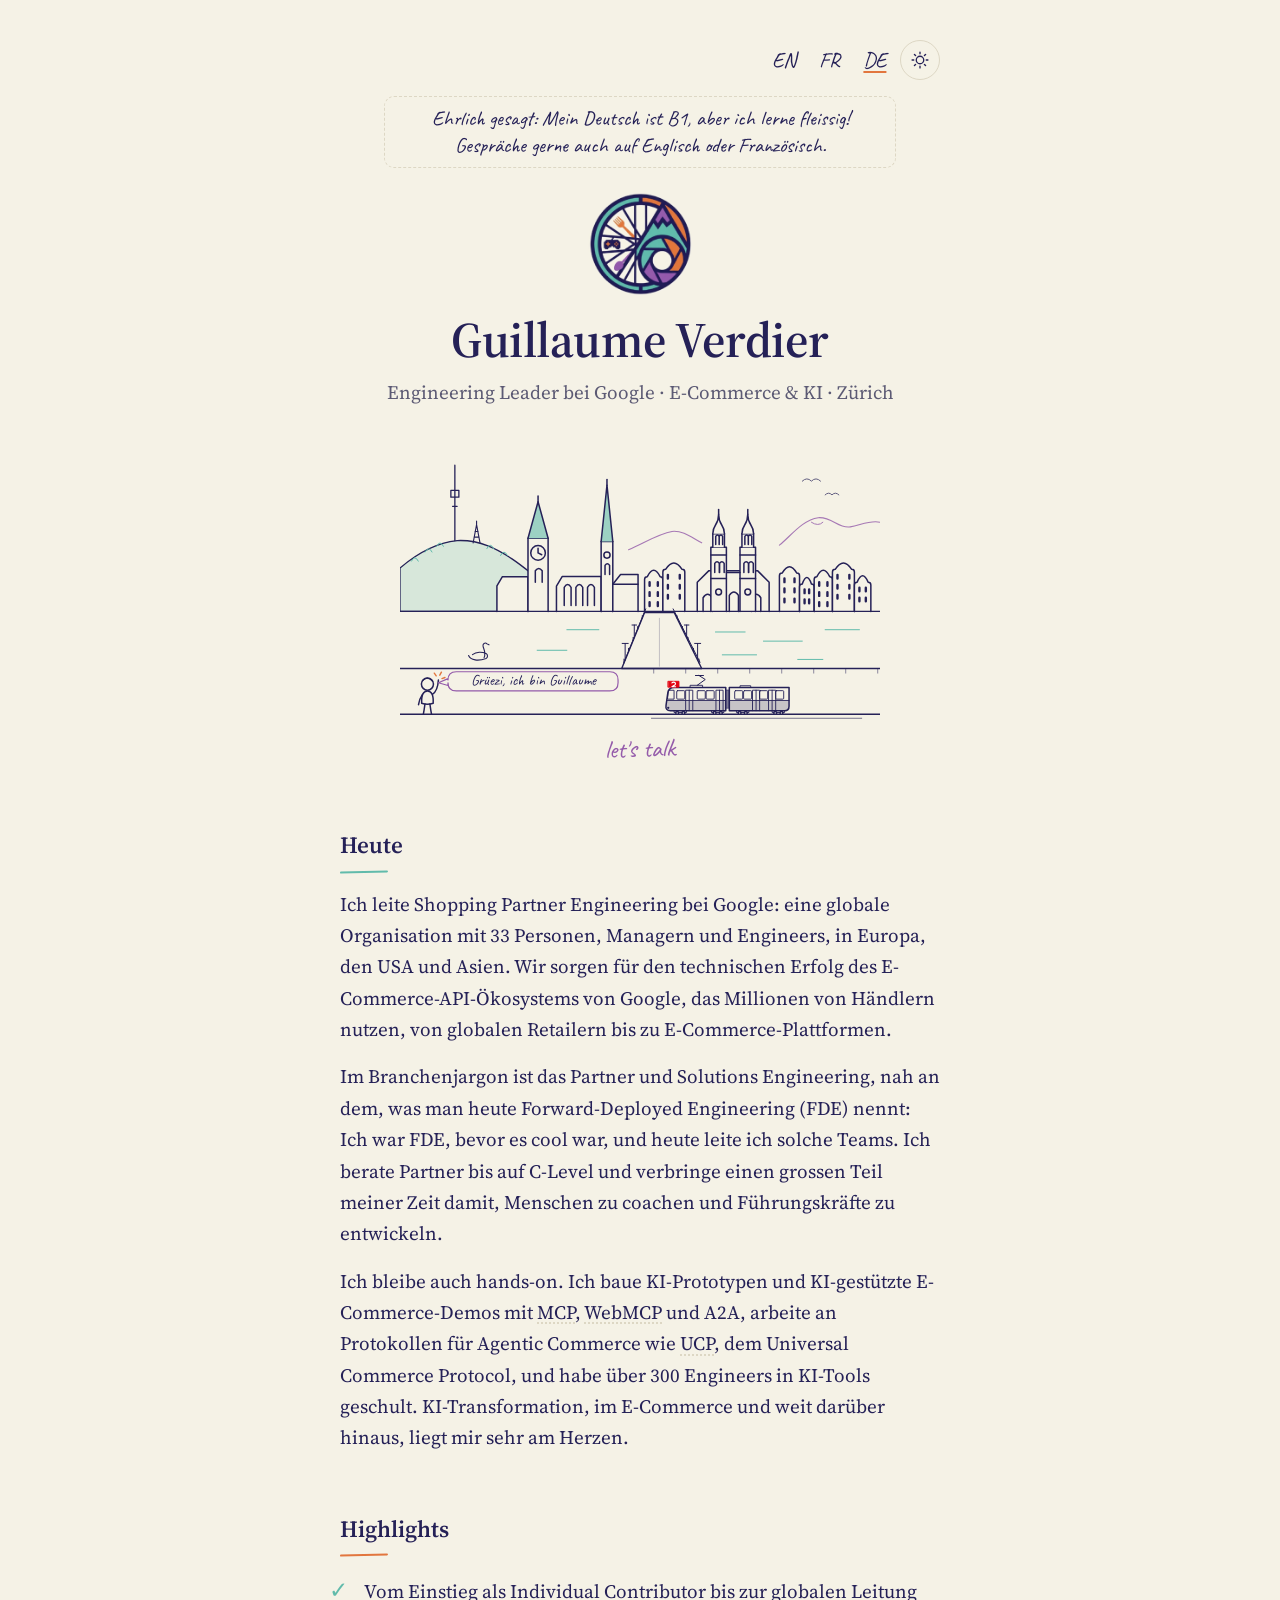
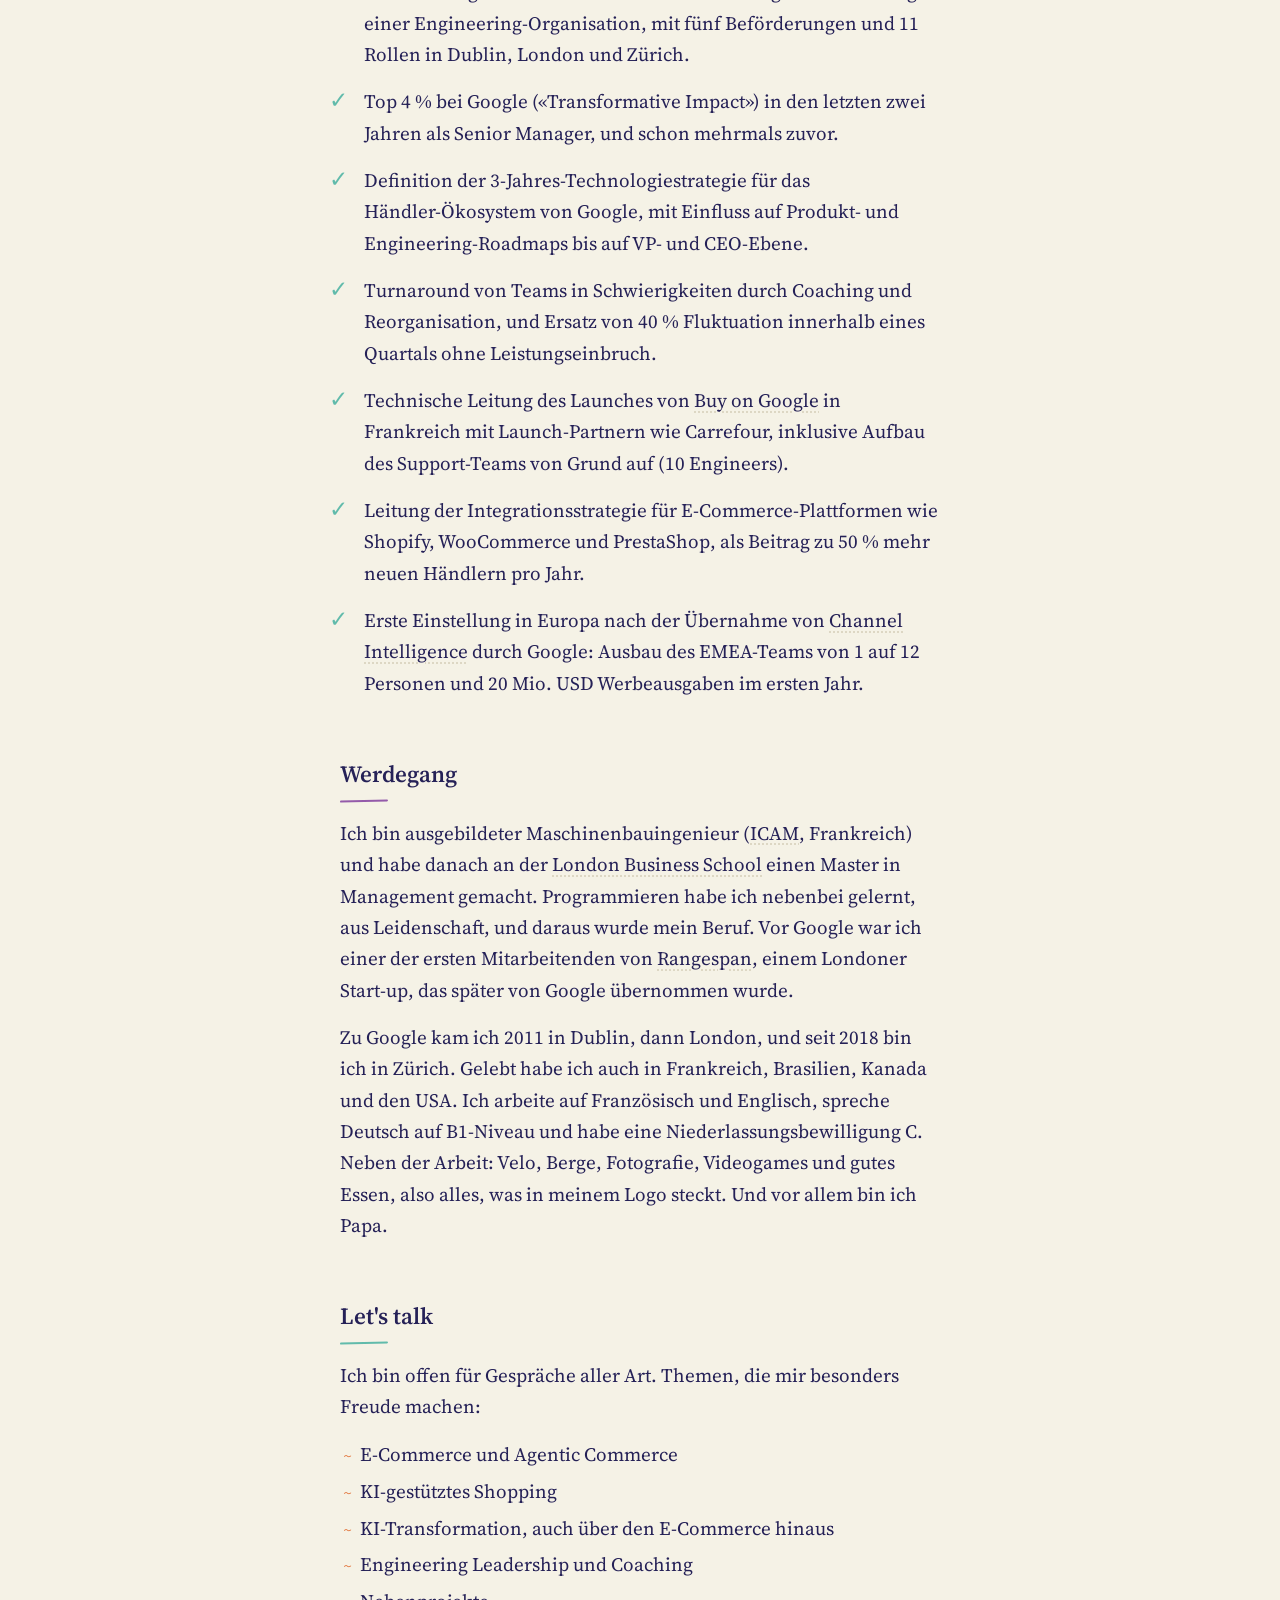
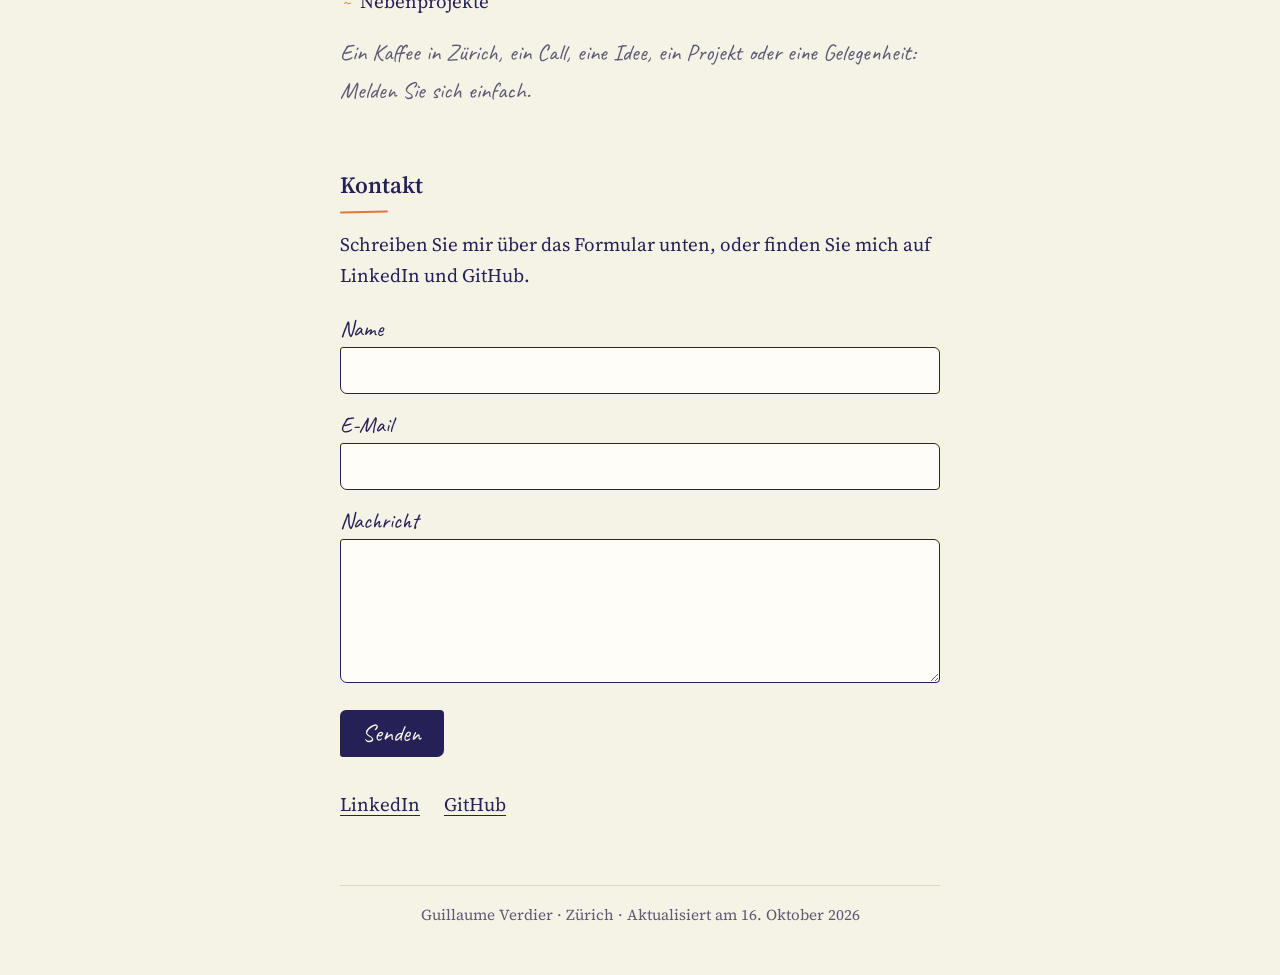
<file: de/index.html>
<!doctype html>
<html lang="de-CH">
<head>
  <meta charset="utf-8">
  <meta name="viewport" content="width=device-width, initial-scale=1">
  <meta name="color-scheme" content="light dark">
  <script>try{var t=localStorage.getItem("theme");if(t==="light"||t==="dark")document.documentElement.dataset.theme=t}catch(e){}</script>
  <title>Guillaume Verdier · Engineering Leader bei Google, Zürich</title>
  <meta name="description" content="Guillaume Verdier leitet Shopping Partner Engineering bei Google in Zürich: 33 Personen auf drei Kontinenten, E-Commerce, Agentic Commerce (UCP) und KI.">
  <link rel="canonical" href="https://ptiper.com/de/">
  <link rel="alternate" hreflang="en" href="https://ptiper.com/">
  <link rel="alternate" hreflang="fr" href="https://ptiper.com/fr/">
  <link rel="alternate" hreflang="de" href="https://ptiper.com/de/">
  <link rel="alternate" hreflang="x-default" href="https://ptiper.com/">
  <link rel="alternate" type="text/markdown" href="https://ptiper.com/index.md">
  <link rel="describedby" href="/llms.txt">
  <meta property="og:type" content="profile">
  <meta property="og:title" content="Guillaume Verdier · Engineering Leader bei Google, E-Commerce und KI">
  <meta property="og:description" content="Engineering Leader bei Google in Zürich. E-Commerce, Agentic Commerce und KI-Transformation. Let's talk.">
  <meta property="og:url" content="https://ptiper.com/de/">
  <meta property="og:site_name" content="Guillaume Verdier">
  <meta property="og:locale" content="de_CH">
  <meta property="og:locale:alternate" content="en_US">
  <meta property="og:locale:alternate" content="fr_FR">
  <meta property="og:image" content="https://ptiper.com/assets/og.png?v=20261017">
  <meta property="og:image:width" content="1200">
  <meta property="og:image:height" content="630">
  <meta property="og:image:alt" content="Strichzeichnung der Zürcher Altstadt mit einer kleinen Figur, die winkt">
  <meta name="twitter:card" content="summary_large_image">
  <link rel="preconnect" href="https://fonts.googleapis.com">
  <link rel="preconnect" href="https://fonts.gstatic.com" crossorigin>
  <link rel="preload" as="style" href="https://fonts.googleapis.com/css2?family=Caveat:wght@500&amp;family=Source+Serif+4:opsz,wght@8..60,400;8..60,600&amp;display=swap">
  <link rel="stylesheet" href="https://fonts.googleapis.com/css2?family=Caveat:wght@500&amp;family=Source+Serif+4:opsz,wght@8..60,400;8..60,600&amp;display=swap" media="print" onload="this.media='all'">
  <noscript><link rel="stylesheet" href="https://fonts.googleapis.com/css2?family=Caveat:wght@500&amp;family=Source+Serif+4:opsz,wght@8..60,400;8..60,600&amp;display=swap"></noscript>
  <link rel="stylesheet" href="/assets/style.css?v=20261015b">
  <link rel="icon" href="/assets/favicon-64.png" type="image/png" sizes="64x64">
  <link rel="apple-touch-icon" href="/assets/apple-touch-icon.png">
  <script src="/assets/contact.js?v=20261015b" defer></script>
  <script src="/assets/theme.js?v=20261015b" defer></script>
  <script src="/assets/webmcp.js?v=20261015b" defer></script>
  <script type="application/ld+json">
{
  "@context": "https://schema.org",
  "@type": "Person",
  "@id": "https://ptiper.com/#person",
  "mainEntityOfPage": "https://ptiper.com/de/",
  "name": "Guillaume Verdier",
  "url": "https://ptiper.com/",
  "image": "https://ptiper.com/assets/logo.png",
  "disambiguatingDescription": "Not to be confused with Guillaume Verdier, the French naval architect and yacht designer.",
  "jobTitle": "Head of Shopping Partner Engineering",
  "worksFor": {
    "@type": "Organization",
    "name": "Google",
    "url": "https://www.google.com/"
  },
  "address": {
    "@type": "PostalAddress",
    "addressLocality": "Zurich",
    "addressCountry": "CH"
  },
  "alumniOf": [
    {
      "@type": "CollegeOrUniversity",
      "name": "London Business School"
    },
    {
      "@type": "CollegeOrUniversity",
      "name": "ICAM"
    }
  ],
  "knowsLanguage": [
    "fr",
    "en",
    "de"
  ],
  "knowsAbout": [
    "E-commerce",
    "Agentic commerce",
    "Universal Commerce Protocol (UCP)",
    "Model Context Protocol (MCP)",
    "WebMCP",
    "Agent2Agent (A2A)",
    "AI transformation",
    "Commerce APIs",
    "Engineering leadership",
    "Engineering management",
    "Partner engineering",
    "Solutions engineering",
    "Forward-deployed engineering (FDE)",
    "Coaching",
    "Mechanical engineering"
  ],
  "sameAs": [
    "https://www.linkedin.com/in/guillaumeverdier/",
    "https://github.com/ptiper"
  ],
  "description": "Engineering Leader bei Google in Zürich, verantwortlich für Shopping Partner Engineering: 33 Personen in Europa, den USA und Asien. Maschinenbauingenieur und Absolvent der London Business School, der aus Leidenschaft programmieren gelernt hat, mit fünf Beförderungen seit dem Einstieg, und arbeitet an E-Commerce, Agentic Commerce und KI-Transformation."
}
  </script>
</head>
<body>
  <a class="skip" href="#main">Zum Inhalt springen</a>
  <div class="page">
    <nav class="top" aria-label="Sprache">
      <ul class="lang">
        <li><a href="/" hreflang="en" lang="en">EN</a></li>
        <li><a href="/fr/" hreflang="fr" lang="fr">FR</a></li>
        <li><a href="/de/" hreflang="de" lang="de" aria-current="page">DE</a></li>
      </ul>
      <button class="theme-toggle" type="button" data-to-dark="Dunkelmodus aktivieren" data-to-light="Hellmodus aktivieren" aria-label="Dunkelmodus aktivieren" title="Dunkelmodus aktivieren"><svg viewBox="0 0 24 24" aria-hidden="true" fill="none" stroke="currentColor" stroke-width="1.6" stroke-linecap="round"><path class="sun" d="M12 7.5a4.5 4.5 0 1 0 0 9a4.5 4.5 0 1 0 0-9M12 2.5v2M12 19.5v2M2.5 12h2M19.5 12h2M5.3 5.3l1.4 1.4M17.3 17.3l1.4 1.4M5.3 18.7l1.4-1.4M17.3 6.7l1.4-1.4"/><path class="moon" d="M19 14.5A7.5 7.5 0 0 1 9.5 5a7.5 7.5 0 1 0 9.5 9.5z"/></svg></button>
    </nav>

    <p class="lang-note" role="note">Ehrlich gesagt: Mein Deutsch ist B1, aber ich lerne fleissig! Gespräche gerne auch auf Englisch oder Französisch.</p>

    <header class="intro">
      <img class="logo" src="/assets/logo.png" width="240" height="240" alt="Logo: ein Velorad mit Gabel, Löffel und Gamecontroller, ein Berg und ein Kameraobjektiv">
      <h1>Guillaume Verdier</h1>
      <p class="role">Engineering Leader bei Google · E‑Commerce &amp; KI · Zürich</p>
      <figure class="sketch">
        <svg viewBox="0 0 420 248" role="img" aria-labelledby="sketch-title" fill="none" stroke="currentColor" stroke-linecap="round" stroke-linejoin="round" stroke-width="1.5"><title id="sketch-title">Strichzeichnung von Zürich: der Uetliberg, St. Peter, das Fraumünster, das Grossmünster an der Limmat und ein Tram, dazu eine kleine Figur, die winkt und Grüezi, ich bin Guillaume sagt</title><path class="alps" stroke-width="1.1" opacity=".5" vector-effect="non-scaling-stroke" d="M200 96C214 90 226 82 238 80C248 79 256 86 264 90M332 92C342 84 352 70 366 68C378 67 384 78 394 76C404 74 412 70 420 72"/><path class="alps" stroke-width="1" opacity=".5" vector-effect="non-scaling-stroke" d="M360 72q6 4 10 0"/><path class="f hill" stroke-width="1.3" vector-effect="non-scaling-stroke" d="M0 112C14 100 30 90 50 88C70 87 86 96 98 104C104 108 109 112 114 116V150H0Z"/><path stroke-width="1.3" vector-effect="non-scaling-stroke" d="M48 88V30M44.5 44h7v6h-7zM46 58h4M48 30v-8"/><path stroke-width="1.1" vector-effect="non-scaling-stroke" d="M64 90l3-16 3 16M64.8 85h4.4M65.6 80h2.8M67 74v-3"/><path class="tree" stroke-width="1" opacity=".7" vector-effect="non-scaling-stroke" d="M10 106q3-6 6 0 M22 98q3-6 6 0 M32 93q3-6 6 0 M76 95q3-6 6 0 M88 101q3-6 6 0"/><path class="f" vector-effect="non-scaling-stroke" d="M84.8 150V127.6L89.6 119.6H112V150"/><path class="f" vector-effect="non-scaling-stroke" d="M112 150V86.0H129.6V150"/><circle vector-effect="non-scaling-stroke" cx="120.8" cy="98.8" r="6.4"/><path vector-effect="non-scaling-stroke" d="M120.8 98.8v-4.0M120.8 98.8l3.2 1.6"/><path vector-effect="non-scaling-stroke" d="M118.39999999999999 124.4v-10q3-4 6 0v10"/><path class="f copper" vector-effect="non-scaling-stroke" d="M112 86.0L120.8 54.0L129.6 86.0"/><path vector-effect="non-scaling-stroke" d="M120.8 54.0v-5"/><path class="f" vector-effect="non-scaling-stroke" d="M136.9 150V127.9L142.0 119.4H176V150"/><path vector-effect="non-scaling-stroke" d="M143.7 144.9v-16q3-5 6 0v16M153.9 144.9v-16q3-5 6 0v16M164.1 144.9v-16q3-5 6 0v16"/><path class="f" vector-effect="non-scaling-stroke" d="M176 150V88.80000000000001H186.2V150"/><circle vector-effect="non-scaling-stroke" cx="181.1" cy="100.70000000000002" r="2.72"/><path vector-effect="non-scaling-stroke" d="M179.4 117.70000000000002v-8q2-3 4 0v8"/><path class="f copper" vector-effect="non-scaling-stroke" d="M176 88.80000000000001L181.1 39.500000000000014L186.2 88.80000000000001"/><path vector-effect="non-scaling-stroke" d="M181.1 39.500000000000014v-5"/><path class="f" vector-effect="non-scaling-stroke" d="M186.2 150V126.2H208.3V150"/><path vector-effect="non-scaling-stroke" d="M186.2 126.2L193.0 117.7H208.3V126.2"/><path class="f" vector-effect="non-scaling-stroke" d="M214 150V122.0Q214 119.6 216.4 119.6Q222.0 108.39999999999999 227.6 119.6Q230.0 119.6 230.0 122.0V150"/><path stroke-width="2.4" vector-effect="non-scaling-stroke" d="M218.4 124.39999999999999v3.2M225.6 124.39999999999999v3.2"/><path stroke-width="2.4" vector-effect="non-scaling-stroke" d="M218.4 133.2v3.2M225.6 133.2v3.2"/><path stroke-width="2.4" vector-effect="non-scaling-stroke" d="M218.4 142.0v3.2M225.6 142.0v3.2"/><path class="f" vector-effect="non-scaling-stroke" d="M230.0 150V115.6Q230.0 113.19999999999999 232.4 113.19999999999999Q239.6 101.99999999999999 246.79999999999998 113.19999999999999Q249.2 113.19999999999999 249.2 115.6V150"/><path stroke-width="2.4" vector-effect="non-scaling-stroke" d="M234.4 117.99999999999999v3.2M244.79999999999998 117.99999999999999v3.2"/><path stroke-width="2.4" vector-effect="non-scaling-stroke" d="M234.4 126.79999999999998v3.2M244.79999999999998 126.79999999999998v3.2"/><path stroke-width="2.4" vector-effect="non-scaling-stroke" d="M234.4 135.6v3.2M244.79999999999998 135.6v3.2"/><path class="f" vector-effect="non-scaling-stroke" d="M260.1 150V124.5L270.3 114.30000000000001H312.8L323.0 124.5V150"/><path vector-effect="non-scaling-stroke" d="M265.2 150v-12q4-6 8 0v12M307.7 150v-12q4-6 8 0v12"/><path class="f" vector-effect="non-scaling-stroke" d="M272 150V93.9H285.6V150"/><path vector-effect="non-scaling-stroke" d="M272 121.1H285.6M272 100.7H285.6"/><path vector-effect="non-scaling-stroke" d="M275.40000000000003 116.0v-8q2-3 4 0v8M279.65000000000003 116.0v-8q2-3 4 0v8"/><circle vector-effect="non-scaling-stroke" cx="278.8" cy="133.0" r="2.55"/><path class="f" vector-effect="non-scaling-stroke" d="M273.7 93.9V82.0H283.90000000000003V93.9"/><path vector-effect="non-scaling-stroke" d="M276.25 91.35000000000001v-7q1.5-2.5 3 0v7M279.31 91.35000000000001v-7q1.5-2.5 3 0v7"/><path class="f" vector-effect="non-scaling-stroke" d="M273.7 82.0C273.7 73.5 278.8 75.2 278.8 65.0C278.8 75.2 283.90000000000003 73.5 283.90000000000003 82.0"/><path vector-effect="non-scaling-stroke" d="M278.8 65.0v-4.25"/><path class="f" vector-effect="non-scaling-stroke" d="M297.5 150V93.9H311.1V150"/><path vector-effect="non-scaling-stroke" d="M297.5 121.1H311.1M297.5 100.7H311.1"/><path vector-effect="non-scaling-stroke" d="M300.90000000000003 116.0v-8q2-3 4 0v8M305.15000000000003 116.0v-8q2-3 4 0v8"/><circle vector-effect="non-scaling-stroke" cx="304.3" cy="133.0" r="2.55"/><path class="f" vector-effect="non-scaling-stroke" d="M299.2 93.9V82.0H309.40000000000003V93.9"/><path vector-effect="non-scaling-stroke" d="M301.75 91.35000000000001v-7q1.5-2.5 3 0v7M304.81 91.35000000000001v-7q1.5-2.5 3 0v7"/><path class="f" vector-effect="non-scaling-stroke" d="M299.2 82.0C299.2 73.5 304.3 75.2 304.3 65.0C304.3 75.2 309.40000000000003 73.5 309.40000000000003 82.0"/><path vector-effect="non-scaling-stroke" d="M304.3 65.0v-4.25"/><path vector-effect="non-scaling-stroke" d="M285.6 116.0H297.5M288.15 150v-14q4-6 8 0v14"/><path class="f" vector-effect="non-scaling-stroke" d="M332 150V118.80000000000001Q332 116.4 334.4 116.4Q340.8 105.2 347.20000000000005 116.4Q349.6 116.4 349.6 118.80000000000001V150"/><path stroke-width="2.4" vector-effect="non-scaling-stroke" d="M336.4 121.2v3.2M345.20000000000005 121.2v3.2"/><path stroke-width="2.4" vector-effect="non-scaling-stroke" d="M336.4 130.0v3.2M345.20000000000005 130.0v3.2"/><path stroke-width="2.4" vector-effect="non-scaling-stroke" d="M336.4 138.8v3.2M345.20000000000005 138.8v3.2"/><path class="f" vector-effect="non-scaling-stroke" d="M349.6 150V128.4Q349.6 126.0 352.0 126.0Q356.0 114.8 360.00000000000006 126.0Q362.40000000000003 126.0 362.40000000000003 128.4V150"/><path stroke-width="2.4" vector-effect="non-scaling-stroke" d="M354.0 130.8v3.2M358.00000000000006 130.8v3.2"/><path stroke-width="2.4" vector-effect="non-scaling-stroke" d="M354.0 139.60000000000002v3.2M358.00000000000006 139.60000000000002v3.2"/><path class="f" vector-effect="non-scaling-stroke" d="M362.40000000000003 150V122.0Q362.40000000000003 119.6 364.8 119.6Q370.40000000000003 108.39999999999999 376.00000000000006 119.6Q378.40000000000003 119.6 378.40000000000003 122.0V150"/><path stroke-width="2.4" vector-effect="non-scaling-stroke" d="M366.8 124.39999999999999v3.2M374.00000000000006 124.39999999999999v3.2"/><path stroke-width="2.4" vector-effect="non-scaling-stroke" d="M366.8 133.2v3.2M374.00000000000006 133.2v3.2"/><path stroke-width="2.4" vector-effect="non-scaling-stroke" d="M366.8 142.0v3.2M374.00000000000006 142.0v3.2"/><path class="f" vector-effect="non-scaling-stroke" d="M378.40000000000003 150V115.6Q378.40000000000003 113.19999999999999 380.8 113.19999999999999Q388.00000000000006 101.99999999999999 395.20000000000005 113.19999999999999Q397.6 113.19999999999999 397.6 115.6V150"/><path stroke-width="2.4" vector-effect="non-scaling-stroke" d="M382.8 117.99999999999999v3.2M393.20000000000005 117.99999999999999v3.2"/><path stroke-width="2.4" vector-effect="non-scaling-stroke" d="M382.8 126.79999999999998v3.2M393.20000000000005 126.79999999999998v3.2"/><path stroke-width="2.4" vector-effect="non-scaling-stroke" d="M382.8 135.6v3.2M393.20000000000005 135.6v3.2"/><path class="f" vector-effect="non-scaling-stroke" d="M397.6 150V126.80000000000001Q397.6 124.4 400.0 124.4Q404.8 113.2 409.6 124.4Q412.0 124.4 412.0 126.80000000000001V150"/><path stroke-width="2.4" vector-effect="non-scaling-stroke" d="M402.0 129.20000000000002v3.2M407.6 129.20000000000002v3.2"/><path stroke-width="2.4" vector-effect="non-scaling-stroke" d="M402.0 138.00000000000003v3.2M407.6 138.00000000000003v3.2"/><path stroke-width="1.4" vector-effect="non-scaling-stroke" d="M0 150H420"/><path class="f" stroke-width="1.4" vector-effect="non-scaling-stroke" d="M194 200L214 151H240L264 200Z"/><path stroke-width="1" vector-effect="non-scaling-stroke" d="M196.0 195.1v-3.4M261.6 195.1v-3.4 M200.0 185.3v-3.0M256.8 185.3v-3.0 M204.0 175.5v-2.8M252.0 175.5v-2.8 M208.0 165.7v-2.5M247.2 165.7v-2.5 M212.0 155.9v-2.1M242.4 155.9v-2.1"/><path stroke-width="1" vector-effect="non-scaling-stroke" d="M196 194.5L215 147.8M262.5 194.5L239 147.8"/><path stroke-width="1" vector-effect="non-scaling-stroke" d="M197.0 192.7v-14.7m-2.6 0h5.3"/><path stroke-width="1" vector-effect="non-scaling-stroke" d="M260.4 192.7v-14.7m-2.6 0h5.3"/><path stroke-width="1" vector-effect="non-scaling-stroke" d="M205.0 173.1v-11.2m-2.0 0h4.0"/><path stroke-width="1" vector-effect="non-scaling-stroke" d="M250.8 173.1v-11.2m-2.0 0h4.0"/><path stroke-width="0.8" opacity=".3" vector-effect="non-scaling-stroke" d="M227 156V198"/><path class="water" stroke-width="1" opacity=".7" vector-effect="non-scaling-stroke" d="M146 166h28 M276 168h26 M318 176h34 M372 166h30 M120 184h26 M282 188h30 M348 192h22"/><path stroke-width="1.5" vector-effect="non-scaling-stroke" d="M0 200H420"/><path stroke-width="1" opacity=".5" vector-effect="non-scaling-stroke" d="M222 200v4 M250 200v4 M278 200v4 M306 200v4 M334 200v4 M362 200v4 M390 200v4 M418 200v4"/><path class="f" stroke-width="1.1" vector-effect="non-scaling-stroke" d="M60 188.6c1.7 4.25 8.5 5.1 15.299999999999999 2.55c1.7 -0.85 1.7 -3.4 0 -4.25c-3.4 -1.7 -8.5 -1.7 -11.9 0.85M73.6 190.3c1.7 -3.4 0 -6.8 -0.85 -9.35c-0.85 -2.55 1.7 -4.25 3.4 -2.55l1.7 0.85"/><path stroke-width="1" opacity=".7" vector-effect="non-scaling-stroke" d="M352 36q4-4 8 0q4-4 8 0M372 48q3-3 6 0q3-3 6 0"/><path stroke-width="1.4" vector-effect="non-scaling-stroke" d="M0 240H420"/><path stroke-width="1" opacity=".6" vector-effect="non-scaling-stroke" d="M220 243.5H404"/><g transform="translate(232 240) scale(0.78)"><path class="f" vector-effect="non-scaling-stroke" d="M6 -4H68V-30H10Q4-30 3-24L1-10Q0-4 6-4Z"/><path class="f" vector-effect="non-scaling-stroke" d="M72 -4H134Q139-4 139-9V-30H72Z"/><path stroke-width="0.9" vector-effect="non-scaling-stroke" d="M68 -7h4v-20h-4M69.3 -26v18M70.7 -26v18"/><path fill="currentColor" stroke="none" opacity=".22" d="M1.6 -15.5L1 -10Q0-4 6-4H68V-15.5ZM72 -15.5V-4H134Q139-4 139-9V-15.5Z"/><path stroke-width="0.9" vector-effect="non-scaling-stroke" d="M1.6 -15.5H68M72 -15.5H139"/><path stroke-width="0.9" vector-effect="non-scaling-stroke" d="M3.6 -26.5L2.6 -17H10V-26.5Z"/><path stroke-width="0.9" vector-effect="non-scaling-stroke" d="M14 -26.5h7q1 0 1 1v7.5q0 1-1 1h-7q-1 0-1-1v-7.5q0-1 1-1z"/><path stroke-width="0.9" vector-effect="non-scaling-stroke" d="M37 -26.5h7q1 0 1 1v7.5q0 1-1 1h-7q-1 0-1-1v-7.5q0-1 1-1z"/><path stroke-width="0.9" vector-effect="non-scaling-stroke" d="M47 -26.5h7q1 0 1 1v7.5q0 1-1 1h-7q-1 0-1-1v-7.5q0-1 1-1z"/><path stroke-width="0.9" vector-effect="non-scaling-stroke" d="M79 -26.5h7q1 0 1 1v7.5q0 1-1 1h-7q-1 0-1-1v-7.5q0-1 1-1z"/><path stroke-width="0.9" vector-effect="non-scaling-stroke" d="M89 -26.5h7q1 0 1 1v7.5q0 1-1 1h-7q-1 0-1-1v-7.5q0-1 1-1z"/><path stroke-width="0.9" vector-effect="non-scaling-stroke" d="M107 -26.5h7q1 0 1 1v7.5q0 1-1 1h-7q-1 0-1-1v-7.5q0-1 1-1z"/><path stroke-width="0.9" vector-effect="non-scaling-stroke" d="M125 -26.5h7q1 0 1 1v7.5q0 1-1 1h-7q-1 0-1-1v-7.5q0-1 1-1z"/><path stroke-width="0.9" vector-effect="non-scaling-stroke" d="M23 -4V-27H31V-4M27 -27V-4"/><path stroke-width="0.9" vector-effect="non-scaling-stroke" d="M57 -4V-27H65V-4M61 -27V-4"/><path stroke-width="0.9" vector-effect="non-scaling-stroke" d="M98 -4V-27H106V-4M102 -27V-4"/><path stroke-width="0.9" vector-effect="non-scaling-stroke" d="M116 -4V-27H124V-4M120 -27V-4"/><path stroke-width="2.2" vector-effect="non-scaling-stroke" d="M3.4 -7.2h.1"/><path class="f line2" stroke-width="0.9" vector-effect="non-scaling-stroke" d="M3.5 -37h12v6.6h-12z"/><path class="line2-num" stroke-width="1.15" vector-effect="non-scaling-stroke" d="M7.6 -35.2q1.9-1.9 3.8 0q.8 1.2-.6 2.4l-3.2 1.9h4.1"/><path stroke-width="0.9" vector-effect="non-scaling-stroke" d="M28 -30v-2.5h14v2.5M84 -30v-2h12v2"/><path stroke-width="1" vector-effect="non-scaling-stroke" d="M36 -32.5l9-6.5-7-4.5M34 -43.5h9"/><path stroke-width="0.9" vector-effect="non-scaling-stroke" d="M10 -4v2h14v-2"/><circle vector-effect="non-scaling-stroke" cx="13.5" cy="-1.5" r="1.6" class="f"/><circle vector-effect="non-scaling-stroke" cx="20.5" cy="-1.5" r="1.6" class="f"/><path stroke-width="0.9" vector-effect="non-scaling-stroke" d="M52 -4v2h14v-2"/><circle vector-effect="non-scaling-stroke" cx="55.5" cy="-1.5" r="1.6" class="f"/><circle vector-effect="non-scaling-stroke" cx="62.5" cy="-1.5" r="1.6" class="f"/><path stroke-width="0.9" vector-effect="non-scaling-stroke" d="M80 -4v2h14v-2"/><circle vector-effect="non-scaling-stroke" cx="83.5" cy="-1.5" r="1.6" class="f"/><circle vector-effect="non-scaling-stroke" cx="90.5" cy="-1.5" r="1.6" class="f"/><path stroke-width="0.9" vector-effect="non-scaling-stroke" d="M120 -4v2h14v-2"/><circle vector-effect="non-scaling-stroke" cx="123.5" cy="-1.5" r="1.6" class="f"/><circle vector-effect="non-scaling-stroke" cx="130.5" cy="-1.5" r="1.6" class="f"/></g><circle class="f" vector-effect="non-scaling-stroke" cx="24" cy="213.6" r="5.28"/><path stroke-width="1.2" vector-effect="non-scaling-stroke" d="M19.68 210.72Q24 205.79999999999998 28.56 211.2"/><path class="f" vector-effect="non-scaling-stroke" d="M18.96 230.4Q18.48 219.6 24 219.6Q29.52 219.6 29.04 230.4Q24 232.2 18.96 230.4Z"/><path vector-effect="non-scaling-stroke" d="M21.84 231.0Q21.12 236.4 20.4 240M26.16 231.0Q26.88 236.4 27.6 240"/><path vector-effect="non-scaling-stroke" d="M28.32 222.6Q33.0 219.6 33.6 210.0M19.68 222.6Q16.8 226.8 16.2 231.6"/><path class="wave" stroke-width="1" vector-effect="non-scaling-stroke" d="M31.68 206.4l-1.68 -2.4M34.8 205.8l1.44 -2.64M36.72 208.8l2.64 -0.96"/><path class="f bubble" stroke-width="1.2" vector-effect="non-scaling-stroke" d="M49.2 202.79999999999998H183.60000000000002Q190.8 202.79999999999998 190.8 209.99999999999997V212.4Q190.8 219.6 183.60000000000002 219.6H49.2Q42.0 219.6 42.0 212.4V214.79999999999998L33.6 212.39999999999998L42.0 208.79999999999998V209.99999999999997Q42.0 202.79999999999998 49.2 202.79999999999998Z"/><text x="116.4" y="211.92" text-anchor="middle" dominant-baseline="middle" font-family="Caveat, cursive" font-size="13.2" fill="currentColor" stroke="none">Grüezi, ich bin Guillaume</text></svg>
        <figcaption lang="en">let's talk</figcaption>
      </figure>
    </header>

    <main id="main">
      <section aria-labelledby="today">
        <h2 id="today">Heute</h2>
        <p>Ich leite Shopping Partner Engineering bei Google: eine globale Organisation mit 33 Personen, Managern und Engineers, in Europa, den USA und Asien. Wir sorgen für den technischen Erfolg des E-Commerce-API-Ökosystems von Google, das Millionen von Händlern nutzen, von globalen Retailern bis zu E-Commerce-Plattformen.</p>
        <p>Im Branchenjargon ist das Partner und Solutions Engineering, nah an dem, was man heute Forward-Deployed Engineering (FDE) nennt: Ich war FDE, bevor es cool war, und heute leite ich solche Teams. Ich berate Partner bis auf C-Level und verbringe einen grossen Teil meiner Zeit damit, Menschen zu coachen und Führungskräfte zu entwickeln.</p>
        <p>Ich bleibe auch hands-on. Ich baue KI-Prototypen und KI-gestützte E-Commerce-Demos mit <a class="quiet" href="https://modelcontextprotocol.io/">MCP</a>, <a class="quiet" href="https://webmachinelearning.github.io/webmcp/">WebMCP</a> und A2A, arbeite an Protokollen für Agentic Commerce wie <a class="quiet" href="https://ucp.dev/">UCP</a>, dem Universal Commerce Protocol, und habe über 300 Engineers in KI-Tools geschult. KI-Transformation, im E-Commerce und weit darüber hinaus, liegt mir sehr am Herzen.</p>
      </section>

      <section aria-labelledby="highlights">
        <h2 id="highlights">Highlights</h2>
        <ul class="highlights">
          <li>Vom Einstieg als Individual Contributor bis zur globalen Leitung einer Engineering-Organisation, mit fünf Beförderungen und 11 Rollen in Dublin, London und Zürich.</li>
          <li>Top 4 % bei Google («Transformative Impact») in den letzten zwei Jahren als Senior Manager, und schon mehrmals zuvor.</li>
          <li>Definition der 3-Jahres-Technologiestrategie für das Händler-Ökosystem von Google, mit Einfluss auf Produkt- und Engineering-Roadmaps bis auf VP- und CEO-Ebene.</li>
          <li>Turnaround von Teams in Schwierigkeiten durch Coaching und Reorganisation, und Ersatz von 40 % Fluktuation innerhalb eines Quartals ohne Leistungseinbruch.</li>
          <li>Technische Leitung des Launches von <a class="quiet" href="https://www.blogdumoderateur.com/google-shopping-actions-acheter-avec-google/">Buy on Google</a> in Frankreich mit Launch-Partnern wie Carrefour, inklusive Aufbau des Support-Teams von Grund auf (10 Engineers).</li>
          <li>Leitung der Integrationsstrategie für E-Commerce-Plattformen wie Shopify, WooCommerce und PrestaShop, als Beitrag zu 50 % mehr neuen Händlern pro Jahr.</li>
          <li>Erste Einstellung in Europa nach der Übernahme von <a class="quiet" href="https://techcrunch.com/2013/02/06/google-acquires-channel-intelligence-to-boost-product-recommendations-and-e-commer-with-users/">Channel Intelligence</a> durch Google: Ausbau des EMEA-Teams von 1 auf 12 Personen und 20 Mio. USD Werbeausgaben im ersten Jahr.</li>
        </ul>
      </section>

      <section aria-labelledby="path">
        <h2 id="path">Werdegang</h2>
        <p>Ich bin ausgebildeter Maschinenbauingenieur (<a class="quiet" href="https://www.icam.fr/">ICAM</a>, Frankreich) und habe danach an der <a class="quiet" href="https://www.london.edu/">London Business School</a> einen Master in Management gemacht. Programmieren habe ich nebenbei gelernt, aus Leidenschaft, und daraus wurde mein Beruf. Vor Google war ich einer der ersten Mitarbeitenden von <a class="quiet" href="https://www.bbc.com/news/technology-27261504">Rangespan</a>, einem Londoner Start-up, das später von Google übernommen wurde.</p>
        <p>Zu Google kam ich 2011 in Dublin, dann London, und seit 2018 bin ich in Zürich. Gelebt habe ich auch in Frankreich, Brasilien, Kanada und den USA. Ich arbeite auf Französisch und Englisch, spreche Deutsch auf B1-Niveau und habe eine Niederlassungsbewilligung C. Neben der Arbeit: Velo, Berge, Fotografie, Videogames und gutes Essen, also alles, was in meinem Logo steckt. Und vor allem bin ich Papa.</p>
      </section>

      <section aria-labelledby="talk">
        <h2 id="talk" lang="en">Let's talk</h2>
        <p>Ich bin offen für Gespräche aller Art. Themen, die mir besonders Freude machen:</p>
        <ul class="topics">
          <li>E-Commerce und Agentic Commerce</li>
          <li>KI-gestütztes Shopping</li>
          <li>KI-Transformation, auch über den E-Commerce hinaus</li>
          <li>Engineering Leadership und Coaching</li>
          <li>Nebenprojekte</li>
        </ul>
        <p class="note">Ein Kaffee in Zürich, ein Call, eine Idee, ein Projekt oder eine Gelegenheit: Melden Sie sich einfach.</p>
      </section>

      <section aria-labelledby="contact">
        <h2 id="contact">Kontakt</h2>
        <p>Schreiben Sie mir über das Formular unten, oder finden Sie mich auf LinkedIn und GitHub.</p>
        <form id="contact-form" action="https://docs.google.com/forms/d/e/1FAIpQLScWOPS9kKKrdSkfHG4jHeEoAPc4OZtlVbcX7Cx6JEatSV9fBw/formResponse" method="post" target="gform-sink" data-thanks="Danke! Ihre Nachricht wurde gesendet." data-error="Etwas ist schiefgelaufen. Bitte versuchen Sie es erneut oder schreiben Sie mir auf LinkedIn.">
          <div>
            <label for="f-name">Name</label>
            <input id="f-name" name="entry.826817286" type="text" autocomplete="name" required maxlength="200">
          </div>
          <div>
            <label for="f-email">E-Mail</label>
            <input id="f-email" name="entry.277152834" type="email" autocomplete="email" required maxlength="254" pattern="[^@\s]+@[^@\s]+\.[^@\s]+">
          </div>
          <div>
            <label for="f-message">Nachricht</label>
            <textarea id="f-message" name="entry.306043437" required maxlength="5000"></textarea>
          </div>
          <div class="hp" aria-hidden="true">
            <label for="f-website">Webseite</label>
            <input id="f-website" name="website" type="text" tabindex="-1" autocomplete="off">
          </div>
          <button type="submit">Senden</button>
        </form>
        <p id="form-status" class="status" role="status" tabindex="-1"></p>
        <noscript><p class="note">Ohne JavaScript wird Ihre Nachricht trotzdem gesendet, aber es wird keine Bestätigung angezeigt.</p></noscript>
        <iframe name="gform-sink" title="Formularversand" hidden></iframe>
        <ul class="links">
          <li><a href="https://www.linkedin.com/in/guillaumeverdier/" rel="me">LinkedIn</a></li>
          <li><a href="https://github.com/ptiper" rel="me">GitHub</a></li>
        </ul>
      </section>
    </main>

    <footer>
      <p>Guillaume Verdier · Zürich · Aktualisiert am <time datetime="2026-10-16">16. Oktober 2026</time></p>
    </footer>
  </div>
</body>
</html>
</file>
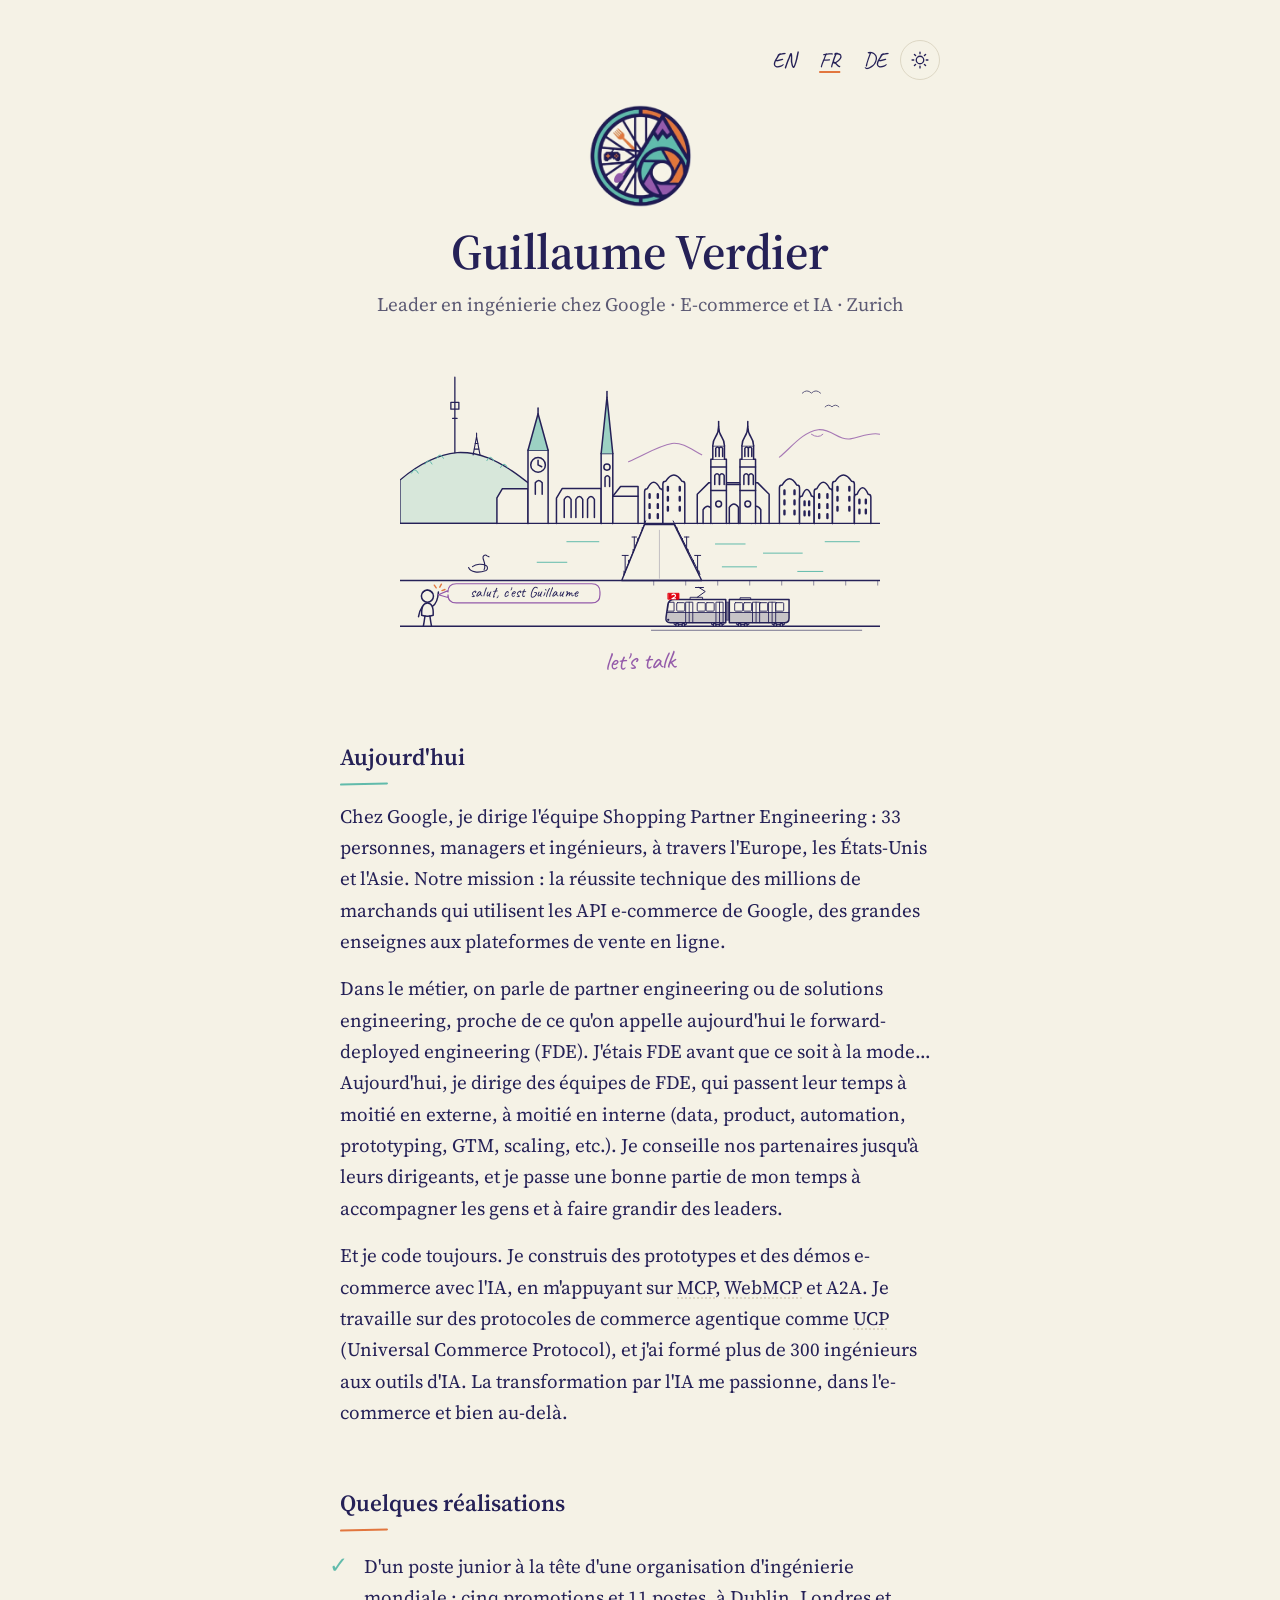
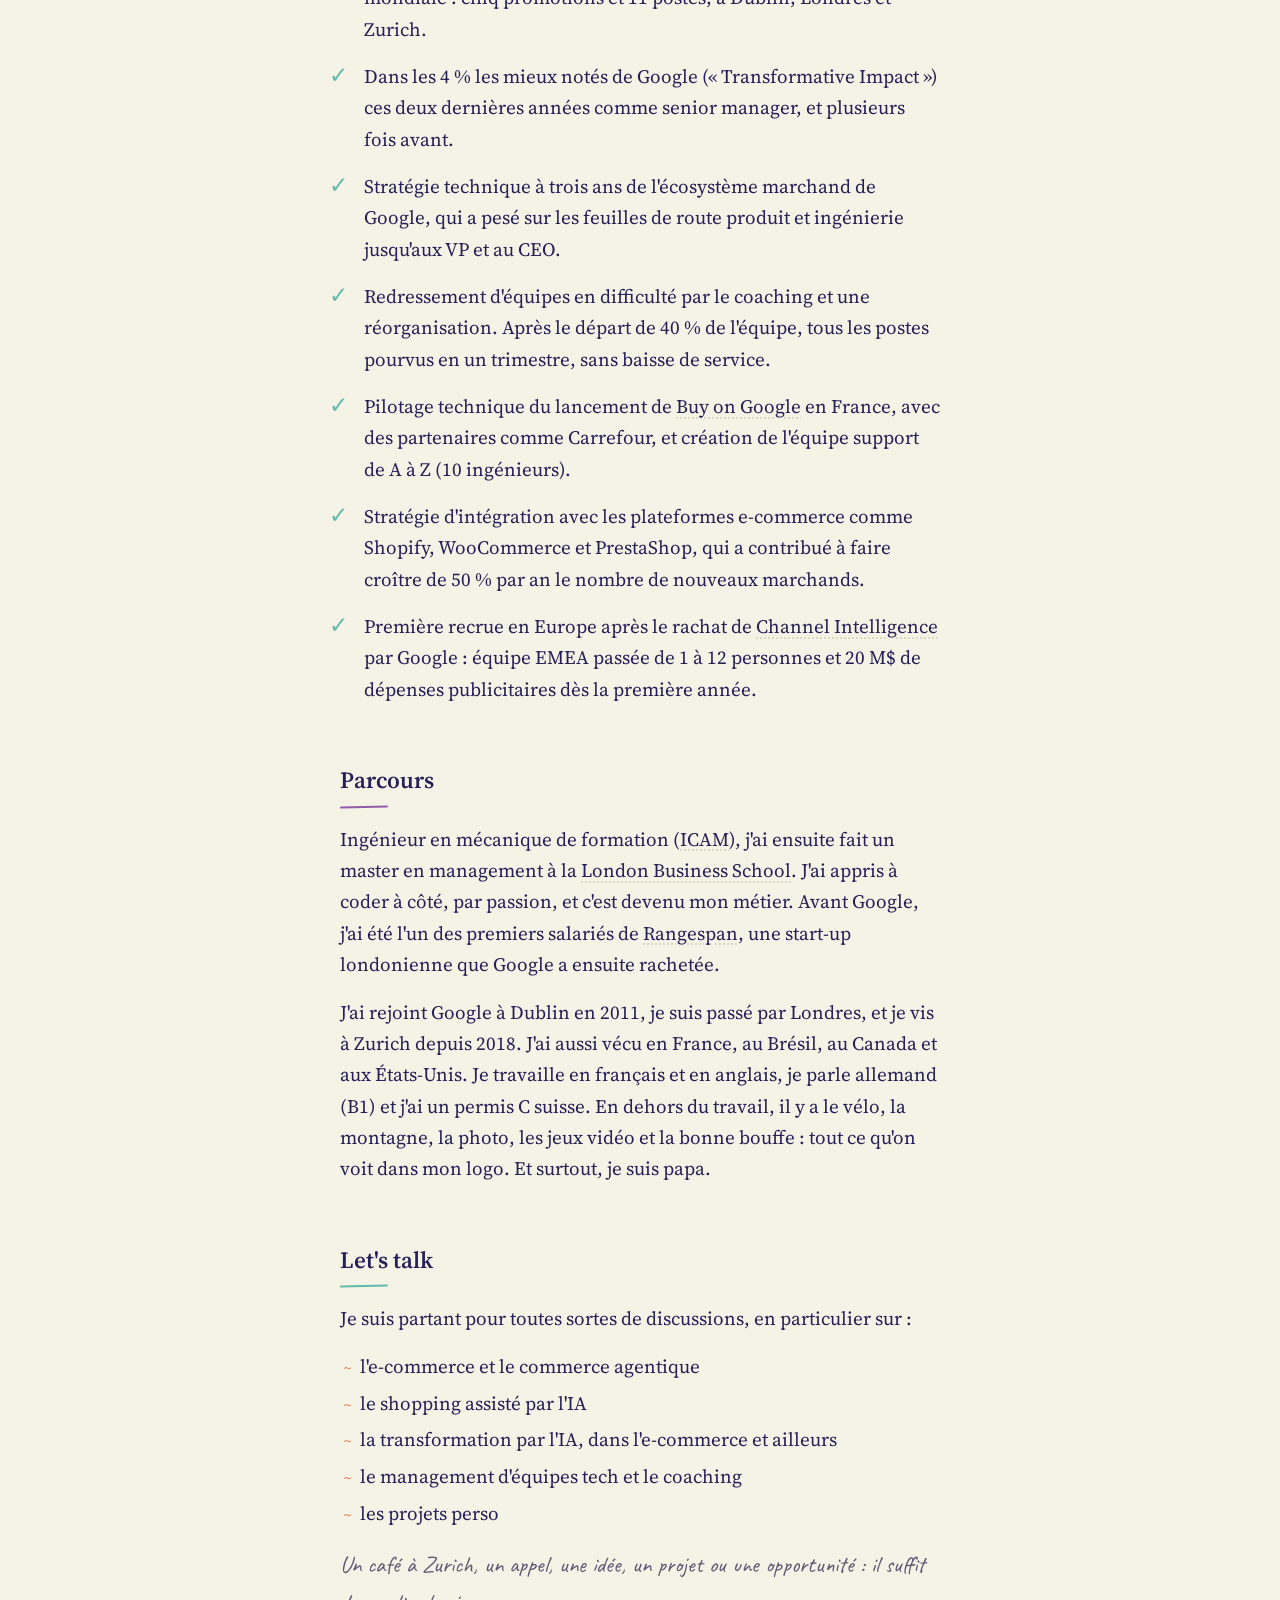
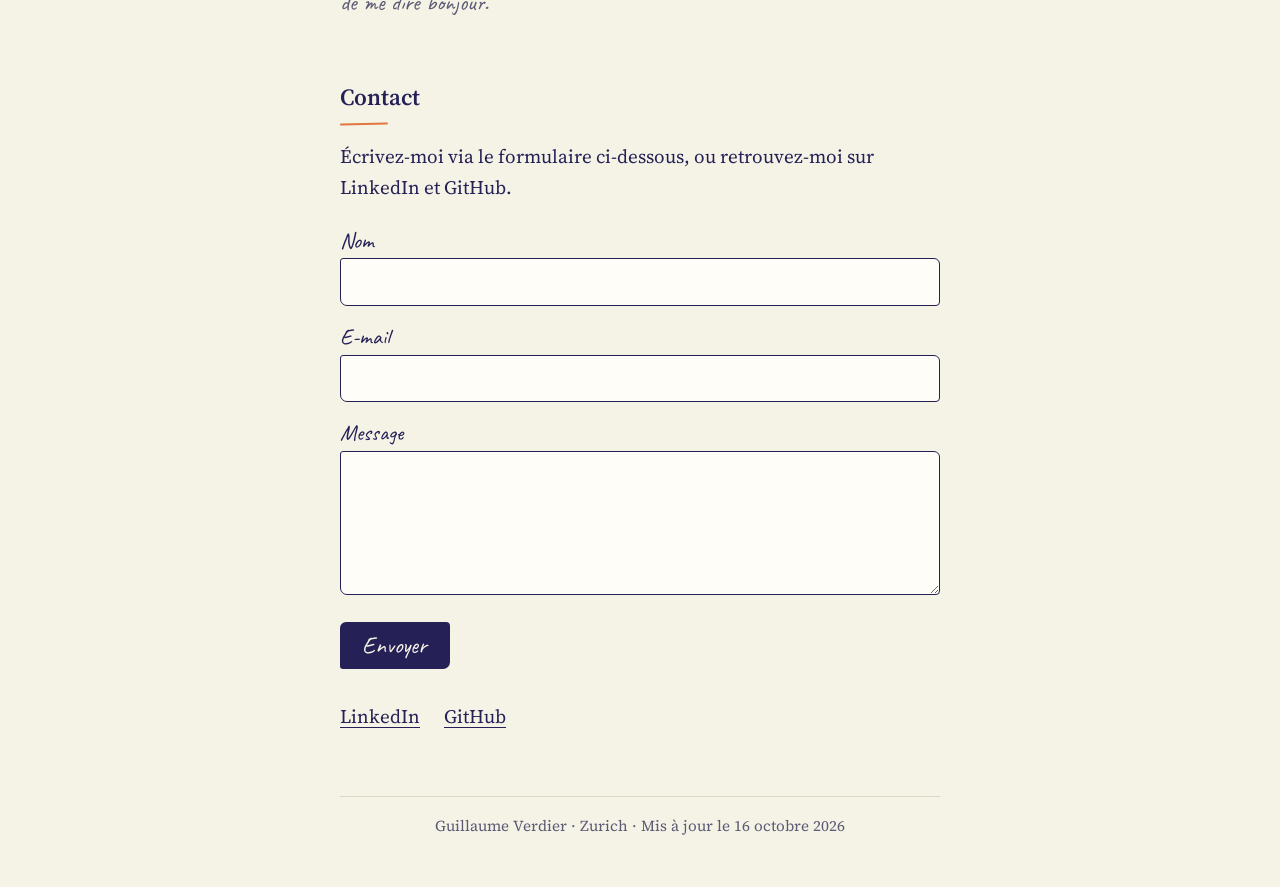
<file: fr/index.html>
<!doctype html>
<html lang="fr">
<head>
  <meta charset="utf-8">
  <meta name="viewport" content="width=device-width, initial-scale=1">
  <meta name="color-scheme" content="light dark">
  <script>try{var t=localStorage.getItem("theme");if(t==="light"||t==="dark")document.documentElement.dataset.theme=t}catch(e){}</script>
  <title>Guillaume Verdier · Leader en ingénierie chez Google, Zurich</title>
  <meta name="description" content="Guillaume Verdier dirige Shopping Partner Engineering chez Google à Zurich : 33 personnes sur trois continents, e-commerce, commerce agentique (UCP) et IA.">
  <link rel="canonical" href="https://ptiper.com/fr/">
  <link rel="alternate" hreflang="en" href="https://ptiper.com/">
  <link rel="alternate" hreflang="fr" href="https://ptiper.com/fr/">
  <link rel="alternate" hreflang="de" href="https://ptiper.com/de/">
  <link rel="alternate" hreflang="x-default" href="https://ptiper.com/">
  <link rel="alternate" type="text/markdown" href="https://ptiper.com/index.md">
  <link rel="describedby" href="/llms.txt">
  <meta property="og:type" content="profile">
  <meta property="og:title" content="Guillaume Verdier · Leader en ingénierie chez Google, e-commerce et IA">
  <meta property="og:description" content="Leader en ingénierie chez Google à Zurich. E-commerce, commerce agentique et transformation par l'IA. Let's talk.">
  <meta property="og:url" content="https://ptiper.com/fr/">
  <meta property="og:site_name" content="Guillaume Verdier">
  <meta property="og:locale" content="fr_FR">
  <meta property="og:locale:alternate" content="en_US">
  <meta property="og:locale:alternate" content="de_CH">
  <meta property="og:image" content="https://ptiper.com/assets/og.png?v=20261017">
  <meta property="og:image:width" content="1200">
  <meta property="og:image:height" content="630">
  <meta property="og:image:alt" content="Dessin au trait de la vieille ville de Zurich avec un petit personnage qui dit bonjour">
  <meta name="twitter:card" content="summary_large_image">
  <link rel="preconnect" href="https://fonts.googleapis.com">
  <link rel="preconnect" href="https://fonts.gstatic.com" crossorigin>
  <link rel="preload" as="style" href="https://fonts.googleapis.com/css2?family=Caveat:wght@500&amp;family=Source+Serif+4:opsz,wght@8..60,400;8..60,600&amp;display=swap">
  <link rel="stylesheet" href="https://fonts.googleapis.com/css2?family=Caveat:wght@500&amp;family=Source+Serif+4:opsz,wght@8..60,400;8..60,600&amp;display=swap" media="print" onload="this.media='all'">
  <noscript><link rel="stylesheet" href="https://fonts.googleapis.com/css2?family=Caveat:wght@500&amp;family=Source+Serif+4:opsz,wght@8..60,400;8..60,600&amp;display=swap"></noscript>
  <link rel="stylesheet" href="/assets/style.css?v=20261015b">
  <link rel="icon" href="/assets/favicon-64.png" type="image/png" sizes="64x64">
  <link rel="apple-touch-icon" href="/assets/apple-touch-icon.png">
  <script src="/assets/contact.js?v=20261015b" defer></script>
  <script src="/assets/theme.js?v=20261015b" defer></script>
  <script src="/assets/webmcp.js?v=20261015b" defer></script>
  <script type="application/ld+json">
{
  "@context": "https://schema.org",
  "@type": "Person",
  "@id": "https://ptiper.com/#person",
  "mainEntityOfPage": "https://ptiper.com/fr/",
  "name": "Guillaume Verdier",
  "url": "https://ptiper.com/",
  "image": "https://ptiper.com/assets/logo.png",
  "disambiguatingDescription": "Not to be confused with Guillaume Verdier, the French naval architect and yacht designer.",
  "jobTitle": "Head of Shopping Partner Engineering",
  "worksFor": {
    "@type": "Organization",
    "name": "Google",
    "url": "https://www.google.com/"
  },
  "address": {
    "@type": "PostalAddress",
    "addressLocality": "Zurich",
    "addressCountry": "CH"
  },
  "alumniOf": [
    {
      "@type": "CollegeOrUniversity",
      "name": "London Business School"
    },
    {
      "@type": "CollegeOrUniversity",
      "name": "ICAM"
    }
  ],
  "knowsLanguage": [
    "fr",
    "en",
    "de"
  ],
  "knowsAbout": [
    "E-commerce",
    "Agentic commerce",
    "Universal Commerce Protocol (UCP)",
    "Model Context Protocol (MCP)",
    "WebMCP",
    "Agent2Agent (A2A)",
    "AI transformation",
    "Commerce APIs",
    "Engineering leadership",
    "Engineering management",
    "Partner engineering",
    "Solutions engineering",
    "Forward-deployed engineering (FDE)",
    "Coaching",
    "Mechanical engineering"
  ],
  "sameAs": [
    "https://www.linkedin.com/in/guillaumeverdier/",
    "https://github.com/ptiper"
  ],
  "description": "Leader en ingénierie chez Google à Zurich, à la tête de Shopping Partner Engineering : 33 personnes entre l'Europe, les États-Unis et l'Asie. Ingénieur en mécanique diplômé de la London Business School, il a appris à coder par passion et a gravi les échelons depuis un poste junior, avec cinq promotions. Il travaille sur l'e-commerce, le commerce agentique et la transformation par l'IA."
}
  </script>
</head>
<body>
  <a class="skip" href="#main">Aller au contenu</a>
  <div class="page">
    <nav class="top" aria-label="Langue">
      <ul class="lang">
        <li><a href="/" hreflang="en" lang="en">EN</a></li>
        <li><a href="/fr/" hreflang="fr" lang="fr" aria-current="page">FR</a></li>
        <li><a href="/de/" hreflang="de" lang="de">DE</a></li>
      </ul>
      <button class="theme-toggle" type="button" data-to-dark="Passer en mode sombre" data-to-light="Passer en mode clair" aria-label="Passer en mode sombre" title="Passer en mode sombre"><svg viewBox="0 0 24 24" aria-hidden="true" fill="none" stroke="currentColor" stroke-width="1.6" stroke-linecap="round"><path class="sun" d="M12 7.5a4.5 4.5 0 1 0 0 9a4.5 4.5 0 1 0 0-9M12 2.5v2M12 19.5v2M2.5 12h2M19.5 12h2M5.3 5.3l1.4 1.4M17.3 17.3l1.4 1.4M5.3 18.7l1.4-1.4M17.3 6.7l1.4-1.4"/><path class="moon" d="M19 14.5A7.5 7.5 0 0 1 9.5 5a7.5 7.5 0 1 0 9.5 9.5z"/></svg></button>
    </nav>

    <header class="intro">
      <img class="logo" src="/assets/logo.png" width="240" height="240" alt="Logo : une roue de vélo avec une fourchette, une cuillère et une manette, une montagne et un objectif photo">
      <h1>Guillaume Verdier</h1>
      <p class="role">Leader en ingénierie chez Google · E-commerce et IA · Zurich</p>
      <figure class="sketch">
        <svg viewBox="0 0 420 248" role="img" aria-labelledby="sketch-title" fill="none" stroke="currentColor" stroke-linecap="round" stroke-linejoin="round" stroke-width="1.5"><title id="sketch-title">Dessin au trait de Zurich : l'Uetliberg, St. Peter, le Fraumünster, le Grossmünster et un tram le long de la Limmat, avec un petit personnage qui fait coucou et dit salut, c'est Guillaume</title><path class="alps" stroke-width="1.1" opacity=".5" vector-effect="non-scaling-stroke" d="M200 96C214 90 226 82 238 80C248 79 256 86 264 90M332 92C342 84 352 70 366 68C378 67 384 78 394 76C404 74 412 70 420 72"/><path class="alps" stroke-width="1" opacity=".5" vector-effect="non-scaling-stroke" d="M360 72q6 4 10 0"/><path class="f hill" stroke-width="1.3" vector-effect="non-scaling-stroke" d="M0 112C14 100 30 90 50 88C70 87 86 96 98 104C104 108 109 112 114 116V150H0Z"/><path stroke-width="1.3" vector-effect="non-scaling-stroke" d="M48 88V30M44.5 44h7v6h-7zM46 58h4M48 30v-8"/><path stroke-width="1.1" vector-effect="non-scaling-stroke" d="M64 90l3-16 3 16M64.8 85h4.4M65.6 80h2.8M67 74v-3"/><path class="tree" stroke-width="1" opacity=".7" vector-effect="non-scaling-stroke" d="M10 106q3-6 6 0 M22 98q3-6 6 0 M32 93q3-6 6 0 M76 95q3-6 6 0 M88 101q3-6 6 0"/><path class="f" vector-effect="non-scaling-stroke" d="M84.8 150V127.6L89.6 119.6H112V150"/><path class="f" vector-effect="non-scaling-stroke" d="M112 150V86.0H129.6V150"/><circle vector-effect="non-scaling-stroke" cx="120.8" cy="98.8" r="6.4"/><path vector-effect="non-scaling-stroke" d="M120.8 98.8v-4.0M120.8 98.8l3.2 1.6"/><path vector-effect="non-scaling-stroke" d="M118.39999999999999 124.4v-10q3-4 6 0v10"/><path class="f copper" vector-effect="non-scaling-stroke" d="M112 86.0L120.8 54.0L129.6 86.0"/><path vector-effect="non-scaling-stroke" d="M120.8 54.0v-5"/><path class="f" vector-effect="non-scaling-stroke" d="M136.9 150V127.9L142.0 119.4H176V150"/><path vector-effect="non-scaling-stroke" d="M143.7 144.9v-16q3-5 6 0v16M153.9 144.9v-16q3-5 6 0v16M164.1 144.9v-16q3-5 6 0v16"/><path class="f" vector-effect="non-scaling-stroke" d="M176 150V88.80000000000001H186.2V150"/><circle vector-effect="non-scaling-stroke" cx="181.1" cy="100.70000000000002" r="2.72"/><path vector-effect="non-scaling-stroke" d="M179.4 117.70000000000002v-8q2-3 4 0v8"/><path class="f copper" vector-effect="non-scaling-stroke" d="M176 88.80000000000001L181.1 39.500000000000014L186.2 88.80000000000001"/><path vector-effect="non-scaling-stroke" d="M181.1 39.500000000000014v-5"/><path class="f" vector-effect="non-scaling-stroke" d="M186.2 150V126.2H208.3V150"/><path vector-effect="non-scaling-stroke" d="M186.2 126.2L193.0 117.7H208.3V126.2"/><path class="f" vector-effect="non-scaling-stroke" d="M214 150V122.0Q214 119.6 216.4 119.6Q222.0 108.39999999999999 227.6 119.6Q230.0 119.6 230.0 122.0V150"/><path stroke-width="2.4" vector-effect="non-scaling-stroke" d="M218.4 124.39999999999999v3.2M225.6 124.39999999999999v3.2"/><path stroke-width="2.4" vector-effect="non-scaling-stroke" d="M218.4 133.2v3.2M225.6 133.2v3.2"/><path stroke-width="2.4" vector-effect="non-scaling-stroke" d="M218.4 142.0v3.2M225.6 142.0v3.2"/><path class="f" vector-effect="non-scaling-stroke" d="M230.0 150V115.6Q230.0 113.19999999999999 232.4 113.19999999999999Q239.6 101.99999999999999 246.79999999999998 113.19999999999999Q249.2 113.19999999999999 249.2 115.6V150"/><path stroke-width="2.4" vector-effect="non-scaling-stroke" d="M234.4 117.99999999999999v3.2M244.79999999999998 117.99999999999999v3.2"/><path stroke-width="2.4" vector-effect="non-scaling-stroke" d="M234.4 126.79999999999998v3.2M244.79999999999998 126.79999999999998v3.2"/><path stroke-width="2.4" vector-effect="non-scaling-stroke" d="M234.4 135.6v3.2M244.79999999999998 135.6v3.2"/><path class="f" vector-effect="non-scaling-stroke" d="M260.1 150V124.5L270.3 114.30000000000001H312.8L323.0 124.5V150"/><path vector-effect="non-scaling-stroke" d="M265.2 150v-12q4-6 8 0v12M307.7 150v-12q4-6 8 0v12"/><path class="f" vector-effect="non-scaling-stroke" d="M272 150V93.9H285.6V150"/><path vector-effect="non-scaling-stroke" d="M272 121.1H285.6M272 100.7H285.6"/><path vector-effect="non-scaling-stroke" d="M275.40000000000003 116.0v-8q2-3 4 0v8M279.65000000000003 116.0v-8q2-3 4 0v8"/><circle vector-effect="non-scaling-stroke" cx="278.8" cy="133.0" r="2.55"/><path class="f" vector-effect="non-scaling-stroke" d="M273.7 93.9V82.0H283.90000000000003V93.9"/><path vector-effect="non-scaling-stroke" d="M276.25 91.35000000000001v-7q1.5-2.5 3 0v7M279.31 91.35000000000001v-7q1.5-2.5 3 0v7"/><path class="f" vector-effect="non-scaling-stroke" d="M273.7 82.0C273.7 73.5 278.8 75.2 278.8 65.0C278.8 75.2 283.90000000000003 73.5 283.90000000000003 82.0"/><path vector-effect="non-scaling-stroke" d="M278.8 65.0v-4.25"/><path class="f" vector-effect="non-scaling-stroke" d="M297.5 150V93.9H311.1V150"/><path vector-effect="non-scaling-stroke" d="M297.5 121.1H311.1M297.5 100.7H311.1"/><path vector-effect="non-scaling-stroke" d="M300.90000000000003 116.0v-8q2-3 4 0v8M305.15000000000003 116.0v-8q2-3 4 0v8"/><circle vector-effect="non-scaling-stroke" cx="304.3" cy="133.0" r="2.55"/><path class="f" vector-effect="non-scaling-stroke" d="M299.2 93.9V82.0H309.40000000000003V93.9"/><path vector-effect="non-scaling-stroke" d="M301.75 91.35000000000001v-7q1.5-2.5 3 0v7M304.81 91.35000000000001v-7q1.5-2.5 3 0v7"/><path class="f" vector-effect="non-scaling-stroke" d="M299.2 82.0C299.2 73.5 304.3 75.2 304.3 65.0C304.3 75.2 309.40000000000003 73.5 309.40000000000003 82.0"/><path vector-effect="non-scaling-stroke" d="M304.3 65.0v-4.25"/><path vector-effect="non-scaling-stroke" d="M285.6 116.0H297.5M288.15 150v-14q4-6 8 0v14"/><path class="f" vector-effect="non-scaling-stroke" d="M332 150V118.80000000000001Q332 116.4 334.4 116.4Q340.8 105.2 347.20000000000005 116.4Q349.6 116.4 349.6 118.80000000000001V150"/><path stroke-width="2.4" vector-effect="non-scaling-stroke" d="M336.4 121.2v3.2M345.20000000000005 121.2v3.2"/><path stroke-width="2.4" vector-effect="non-scaling-stroke" d="M336.4 130.0v3.2M345.20000000000005 130.0v3.2"/><path stroke-width="2.4" vector-effect="non-scaling-stroke" d="M336.4 138.8v3.2M345.20000000000005 138.8v3.2"/><path class="f" vector-effect="non-scaling-stroke" d="M349.6 150V128.4Q349.6 126.0 352.0 126.0Q356.0 114.8 360.00000000000006 126.0Q362.40000000000003 126.0 362.40000000000003 128.4V150"/><path stroke-width="2.4" vector-effect="non-scaling-stroke" d="M354.0 130.8v3.2M358.00000000000006 130.8v3.2"/><path stroke-width="2.4" vector-effect="non-scaling-stroke" d="M354.0 139.60000000000002v3.2M358.00000000000006 139.60000000000002v3.2"/><path class="f" vector-effect="non-scaling-stroke" d="M362.40000000000003 150V122.0Q362.40000000000003 119.6 364.8 119.6Q370.40000000000003 108.39999999999999 376.00000000000006 119.6Q378.40000000000003 119.6 378.40000000000003 122.0V150"/><path stroke-width="2.4" vector-effect="non-scaling-stroke" d="M366.8 124.39999999999999v3.2M374.00000000000006 124.39999999999999v3.2"/><path stroke-width="2.4" vector-effect="non-scaling-stroke" d="M366.8 133.2v3.2M374.00000000000006 133.2v3.2"/><path stroke-width="2.4" vector-effect="non-scaling-stroke" d="M366.8 142.0v3.2M374.00000000000006 142.0v3.2"/><path class="f" vector-effect="non-scaling-stroke" d="M378.40000000000003 150V115.6Q378.40000000000003 113.19999999999999 380.8 113.19999999999999Q388.00000000000006 101.99999999999999 395.20000000000005 113.19999999999999Q397.6 113.19999999999999 397.6 115.6V150"/><path stroke-width="2.4" vector-effect="non-scaling-stroke" d="M382.8 117.99999999999999v3.2M393.20000000000005 117.99999999999999v3.2"/><path stroke-width="2.4" vector-effect="non-scaling-stroke" d="M382.8 126.79999999999998v3.2M393.20000000000005 126.79999999999998v3.2"/><path stroke-width="2.4" vector-effect="non-scaling-stroke" d="M382.8 135.6v3.2M393.20000000000005 135.6v3.2"/><path class="f" vector-effect="non-scaling-stroke" d="M397.6 150V126.80000000000001Q397.6 124.4 400.0 124.4Q404.8 113.2 409.6 124.4Q412.0 124.4 412.0 126.80000000000001V150"/><path stroke-width="2.4" vector-effect="non-scaling-stroke" d="M402.0 129.20000000000002v3.2M407.6 129.20000000000002v3.2"/><path stroke-width="2.4" vector-effect="non-scaling-stroke" d="M402.0 138.00000000000003v3.2M407.6 138.00000000000003v3.2"/><path stroke-width="1.4" vector-effect="non-scaling-stroke" d="M0 150H420"/><path class="f" stroke-width="1.4" vector-effect="non-scaling-stroke" d="M194 200L214 151H240L264 200Z"/><path stroke-width="1" vector-effect="non-scaling-stroke" d="M196.0 195.1v-3.4M261.6 195.1v-3.4 M200.0 185.3v-3.0M256.8 185.3v-3.0 M204.0 175.5v-2.8M252.0 175.5v-2.8 M208.0 165.7v-2.5M247.2 165.7v-2.5 M212.0 155.9v-2.1M242.4 155.9v-2.1"/><path stroke-width="1" vector-effect="non-scaling-stroke" d="M196 194.5L215 147.8M262.5 194.5L239 147.8"/><path stroke-width="1" vector-effect="non-scaling-stroke" d="M197.0 192.7v-14.7m-2.6 0h5.3"/><path stroke-width="1" vector-effect="non-scaling-stroke" d="M260.4 192.7v-14.7m-2.6 0h5.3"/><path stroke-width="1" vector-effect="non-scaling-stroke" d="M205.0 173.1v-11.2m-2.0 0h4.0"/><path stroke-width="1" vector-effect="non-scaling-stroke" d="M250.8 173.1v-11.2m-2.0 0h4.0"/><path stroke-width="0.8" opacity=".3" vector-effect="non-scaling-stroke" d="M227 156V198"/><path class="water" stroke-width="1" opacity=".7" vector-effect="non-scaling-stroke" d="M146 166h28 M276 168h26 M318 176h34 M372 166h30 M120 184h26 M282 188h30 M348 192h22"/><path stroke-width="1.5" vector-effect="non-scaling-stroke" d="M0 200H420"/><path stroke-width="1" opacity=".5" vector-effect="non-scaling-stroke" d="M222 200v4 M250 200v4 M278 200v4 M306 200v4 M334 200v4 M362 200v4 M390 200v4 M418 200v4"/><path class="f" stroke-width="1.1" vector-effect="non-scaling-stroke" d="M60 188.6c1.7 4.25 8.5 5.1 15.299999999999999 2.55c1.7 -0.85 1.7 -3.4 0 -4.25c-3.4 -1.7 -8.5 -1.7 -11.9 0.85M73.6 190.3c1.7 -3.4 0 -6.8 -0.85 -9.35c-0.85 -2.55 1.7 -4.25 3.4 -2.55l1.7 0.85"/><path stroke-width="1" opacity=".7" vector-effect="non-scaling-stroke" d="M352 36q4-4 8 0q4-4 8 0M372 48q3-3 6 0q3-3 6 0"/><path stroke-width="1.4" vector-effect="non-scaling-stroke" d="M0 240H420"/><path stroke-width="1" opacity=".6" vector-effect="non-scaling-stroke" d="M220 243.5H404"/><g transform="translate(232 240) scale(0.78)"><path class="f" vector-effect="non-scaling-stroke" d="M6 -4H68V-30H10Q4-30 3-24L1-10Q0-4 6-4Z"/><path class="f" vector-effect="non-scaling-stroke" d="M72 -4H134Q139-4 139-9V-30H72Z"/><path stroke-width="0.9" vector-effect="non-scaling-stroke" d="M68 -7h4v-20h-4M69.3 -26v18M70.7 -26v18"/><path fill="currentColor" stroke="none" opacity=".22" d="M1.6 -15.5L1 -10Q0-4 6-4H68V-15.5ZM72 -15.5V-4H134Q139-4 139-9V-15.5Z"/><path stroke-width="0.9" vector-effect="non-scaling-stroke" d="M1.6 -15.5H68M72 -15.5H139"/><path stroke-width="0.9" vector-effect="non-scaling-stroke" d="M3.6 -26.5L2.6 -17H10V-26.5Z"/><path stroke-width="0.9" vector-effect="non-scaling-stroke" d="M14 -26.5h7q1 0 1 1v7.5q0 1-1 1h-7q-1 0-1-1v-7.5q0-1 1-1z"/><path stroke-width="0.9" vector-effect="non-scaling-stroke" d="M37 -26.5h7q1 0 1 1v7.5q0 1-1 1h-7q-1 0-1-1v-7.5q0-1 1-1z"/><path stroke-width="0.9" vector-effect="non-scaling-stroke" d="M47 -26.5h7q1 0 1 1v7.5q0 1-1 1h-7q-1 0-1-1v-7.5q0-1 1-1z"/><path stroke-width="0.9" vector-effect="non-scaling-stroke" d="M79 -26.5h7q1 0 1 1v7.5q0 1-1 1h-7q-1 0-1-1v-7.5q0-1 1-1z"/><path stroke-width="0.9" vector-effect="non-scaling-stroke" d="M89 -26.5h7q1 0 1 1v7.5q0 1-1 1h-7q-1 0-1-1v-7.5q0-1 1-1z"/><path stroke-width="0.9" vector-effect="non-scaling-stroke" d="M107 -26.5h7q1 0 1 1v7.5q0 1-1 1h-7q-1 0-1-1v-7.5q0-1 1-1z"/><path stroke-width="0.9" vector-effect="non-scaling-stroke" d="M125 -26.5h7q1 0 1 1v7.5q0 1-1 1h-7q-1 0-1-1v-7.5q0-1 1-1z"/><path stroke-width="0.9" vector-effect="non-scaling-stroke" d="M23 -4V-27H31V-4M27 -27V-4"/><path stroke-width="0.9" vector-effect="non-scaling-stroke" d="M57 -4V-27H65V-4M61 -27V-4"/><path stroke-width="0.9" vector-effect="non-scaling-stroke" d="M98 -4V-27H106V-4M102 -27V-4"/><path stroke-width="0.9" vector-effect="non-scaling-stroke" d="M116 -4V-27H124V-4M120 -27V-4"/><path stroke-width="2.2" vector-effect="non-scaling-stroke" d="M3.4 -7.2h.1"/><path class="f line2" stroke-width="0.9" vector-effect="non-scaling-stroke" d="M3.5 -37h12v6.6h-12z"/><path class="line2-num" stroke-width="1.15" vector-effect="non-scaling-stroke" d="M7.6 -35.2q1.9-1.9 3.8 0q.8 1.2-.6 2.4l-3.2 1.9h4.1"/><path stroke-width="0.9" vector-effect="non-scaling-stroke" d="M28 -30v-2.5h14v2.5M84 -30v-2h12v2"/><path stroke-width="1" vector-effect="non-scaling-stroke" d="M36 -32.5l9-6.5-7-4.5M34 -43.5h9"/><path stroke-width="0.9" vector-effect="non-scaling-stroke" d="M10 -4v2h14v-2"/><circle vector-effect="non-scaling-stroke" cx="13.5" cy="-1.5" r="1.6" class="f"/><circle vector-effect="non-scaling-stroke" cx="20.5" cy="-1.5" r="1.6" class="f"/><path stroke-width="0.9" vector-effect="non-scaling-stroke" d="M52 -4v2h14v-2"/><circle vector-effect="non-scaling-stroke" cx="55.5" cy="-1.5" r="1.6" class="f"/><circle vector-effect="non-scaling-stroke" cx="62.5" cy="-1.5" r="1.6" class="f"/><path stroke-width="0.9" vector-effect="non-scaling-stroke" d="M80 -4v2h14v-2"/><circle vector-effect="non-scaling-stroke" cx="83.5" cy="-1.5" r="1.6" class="f"/><circle vector-effect="non-scaling-stroke" cx="90.5" cy="-1.5" r="1.6" class="f"/><path stroke-width="0.9" vector-effect="non-scaling-stroke" d="M120 -4v2h14v-2"/><circle vector-effect="non-scaling-stroke" cx="123.5" cy="-1.5" r="1.6" class="f"/><circle vector-effect="non-scaling-stroke" cx="130.5" cy="-1.5" r="1.6" class="f"/></g><circle class="f" vector-effect="non-scaling-stroke" cx="24" cy="213.6" r="5.28"/><path stroke-width="1.2" vector-effect="non-scaling-stroke" d="M19.68 210.72Q24 205.79999999999998 28.56 211.2"/><path class="f" vector-effect="non-scaling-stroke" d="M18.96 230.4Q18.48 219.6 24 219.6Q29.52 219.6 29.04 230.4Q24 232.2 18.96 230.4Z"/><path vector-effect="non-scaling-stroke" d="M21.84 231.0Q21.12 236.4 20.4 240M26.16 231.0Q26.88 236.4 27.6 240"/><path vector-effect="non-scaling-stroke" d="M28.32 222.6Q33.0 219.6 33.6 210.0M19.68 222.6Q16.8 226.8 16.2 231.6"/><path class="wave" stroke-width="1" vector-effect="non-scaling-stroke" d="M31.68 206.4l-1.68 -2.4M34.8 205.8l1.44 -2.64M36.72 208.8l2.64 -0.96"/><path class="f bubble" stroke-width="1.2" vector-effect="non-scaling-stroke" d="M49.2 202.79999999999998H167.76000000000002Q174.96 202.79999999999998 174.96 209.99999999999997V212.4Q174.96 219.6 167.76000000000002 219.6H49.2Q42.0 219.6 42.0 212.4V214.79999999999998L33.6 212.39999999999998L42.0 208.79999999999998V209.99999999999997Q42.0 202.79999999999998 49.2 202.79999999999998Z"/><text x="108.48" y="211.92" text-anchor="middle" dominant-baseline="middle" font-family="Caveat, cursive" font-size="13.2" fill="currentColor" stroke="none">salut, c'est Guillaume</text></svg>
        <figcaption lang="en">let's talk</figcaption>
      </figure>
    </header>

    <main id="main">
      <section aria-labelledby="today">
        <h2 id="today">Aujourd'hui</h2>
        <p>Chez Google, je dirige l'équipe Shopping Partner Engineering : 33 personnes, managers et ingénieurs, à travers l'Europe, les États-Unis et l'Asie. Notre mission : la réussite technique des millions de marchands qui utilisent les API e-commerce de Google, des grandes enseignes aux plateformes de vente en ligne.</p>
        <p>Dans le métier, on parle de partner engineering ou de solutions engineering, proche de ce qu'on appelle aujourd'hui le forward-deployed engineering (FDE). J'étais FDE avant que ce soit à la mode… Aujourd'hui, je dirige des équipes de FDE, qui passent leur temps à moitié en externe, à moitié en interne (data, product, automation, prototyping, GTM, scaling, etc.). Je conseille nos partenaires jusqu'à leurs dirigeants, et je passe une bonne partie de mon temps à accompagner les gens et à faire grandir des leaders.</p>
        <p>Et je code toujours. Je construis des prototypes et des démos e-commerce avec l'IA, en m'appuyant sur <a class="quiet" href="https://modelcontextprotocol.io/">MCP</a>, <a class="quiet" href="https://webmachinelearning.github.io/webmcp/">WebMCP</a> et A2A. Je travaille sur des protocoles de commerce agentique comme <a class="quiet" href="https://ucp.dev/">UCP</a> (Universal Commerce Protocol), et j'ai formé plus de 300 ingénieurs aux outils d'IA. La transformation par l'IA me passionne, dans l'e-commerce et bien au-delà.</p>
      </section>

      <section aria-labelledby="highlights">
        <h2 id="highlights">Quelques réalisations</h2>
        <ul class="highlights">
          <li>D'un poste junior à la tête d'une organisation d'ingénierie mondiale : cinq promotions et 11 postes, à Dublin, Londres et Zurich.</li>
          <li>Dans les 4 % les mieux notés de Google (« Transformative Impact ») ces deux dernières années comme senior manager, et plusieurs fois avant.</li>
          <li>Stratégie technique à trois ans de l'écosystème marchand de Google, qui a pesé sur les feuilles de route produit et ingénierie jusqu'aux VP et au CEO.</li>
          <li>Redressement d'équipes en difficulté par le coaching et une réorganisation. Après le départ de 40 % de l'équipe, tous les postes pourvus en un trimestre, sans baisse de service.</li>
          <li>Pilotage technique du lancement de <a class="quiet" href="https://www.blogdumoderateur.com/google-shopping-actions-acheter-avec-google/">Buy on Google</a> en France, avec des partenaires comme Carrefour, et création de l'équipe support de A à Z (10 ingénieurs).</li>
          <li>Stratégie d'intégration avec les plateformes e-commerce comme Shopify, WooCommerce et PrestaShop, qui a contribué à faire croître de 50 % par an le nombre de nouveaux marchands.</li>
          <li>Première recrue en Europe après le rachat de <a class="quiet" href="https://techcrunch.com/2013/02/06/google-acquires-channel-intelligence-to-boost-product-recommendations-and-e-commer-with-users/">Channel Intelligence</a> par Google : équipe EMEA passée de 1 à 12 personnes et 20 M$ de dépenses publicitaires dès la première année.</li>
        </ul>
      </section>

      <section aria-labelledby="path">
        <h2 id="path">Parcours</h2>
        <p>Ingénieur en mécanique de formation (<a class="quiet" href="https://www.icam.fr/">ICAM</a>), j'ai ensuite fait un master en management à la <a class="quiet" href="https://www.london.edu/">London Business School</a>. J'ai appris à coder à côté, par passion, et c'est devenu mon métier. Avant Google, j'ai été l'un des premiers salariés de <a class="quiet" href="https://www.bbc.com/news/technology-27261504">Rangespan</a>, une start-up londonienne que Google a ensuite rachetée.</p>
        <p>J'ai rejoint Google à Dublin en 2011, je suis passé par Londres, et je vis à Zurich depuis 2018. J'ai aussi vécu en France, au Brésil, au Canada et aux États-Unis. Je travaille en français et en anglais, je parle allemand (B1) et j'ai un permis C suisse. En dehors du travail, il y a le vélo, la montagne, la photo, les jeux vidéo et la bonne bouffe : tout ce qu'on voit dans mon logo. Et surtout, je suis papa.</p>
      </section>

      <section aria-labelledby="talk">
        <h2 id="talk" lang="en">Let's talk</h2>
        <p>Je suis partant pour toutes sortes de discussions, en particulier sur :</p>
        <ul class="topics">
          <li>l'e-commerce et le commerce agentique</li>
          <li>le shopping assisté par l'IA</li>
          <li>la transformation par l'IA, dans l'e-commerce et ailleurs</li>
          <li>le management d'équipes tech et le coaching</li>
          <li>les projets perso</li>
        </ul>
        <p class="note">Un café à Zurich, un appel, une idée, un projet ou une opportunité : il suffit de me dire bonjour.</p>
      </section>

      <section aria-labelledby="contact">
        <h2 id="contact">Contact</h2>
        <p>Écrivez-moi via le formulaire ci-dessous, ou retrouvez-moi sur LinkedIn et GitHub.</p>
        <form id="contact-form" action="https://docs.google.com/forms/d/e/1FAIpQLScWOPS9kKKrdSkfHG4jHeEoAPc4OZtlVbcX7Cx6JEatSV9fBw/formResponse" method="post" target="gform-sink" data-thanks="Merci ! Votre message a bien été envoyé." data-error="Une erreur est survenue. Réessayez, ou écrivez-moi sur LinkedIn.">
          <div>
            <label for="f-name">Nom</label>
            <input id="f-name" name="entry.826817286" type="text" autocomplete="name" required maxlength="200">
          </div>
          <div>
            <label for="f-email">E-mail</label>
            <input id="f-email" name="entry.277152834" type="email" autocomplete="email" required maxlength="254" pattern="[^@\s]+@[^@\s]+\.[^@\s]+">
          </div>
          <div>
            <label for="f-message">Message</label>
            <textarea id="f-message" name="entry.306043437" required maxlength="5000"></textarea>
          </div>
          <div class="hp" aria-hidden="true">
            <label for="f-website">Site web</label>
            <input id="f-website" name="website" type="text" tabindex="-1" autocomplete="off">
          </div>
          <button type="submit">Envoyer</button>
        </form>
        <p id="form-status" class="status" role="status" tabindex="-1"></p>
        <noscript><p class="note">Sans JavaScript, votre message est bien envoyé, mais aucune confirmation ne s'affiche.</p></noscript>
        <iframe name="gform-sink" title="Envoi du formulaire" hidden></iframe>
        <ul class="links">
          <li><a href="https://www.linkedin.com/in/guillaumeverdier/" rel="me">LinkedIn</a></li>
          <li><a href="https://github.com/ptiper" rel="me">GitHub</a></li>
        </ul>
      </section>
    </main>

    <footer>
      <p>Guillaume Verdier · Zurich · Mis à jour le <time datetime="2026-10-16">16 octobre 2026</time></p>
    </footer>
  </div>
</body>
</html>
</file>
<file: assets/style.css>
/* ptiper.com, style "Carnet au trait" : fond crème, encre bleu nuit, beaucoup d'air. Accents turquoise, orange et violet repris du logo. Mode sombre bleu nuit. */

:root {
  --paper: #f5f2e6;
  --ink: #252157;
  --muted: #5c5a74;
  --rule: #ddd7c4;
  --field: #fffdf7;
  --teal: #61bbab;
  --orange: #e2763e;
  --purple: #945baa;
  --red: #e30613;
  --serif: "Source Serif 4", Georgia, "Times New Roman", serif;
  --hand: "Caveat", "Bradley Hand", "Segoe Print", cursive;
  color-scheme: light dark;
}

/* Mode sombre : automatique (prefers-color-scheme), ou forcé par le bouton (data-theme sur <html>). */
@media (prefers-color-scheme: dark) {
  :root:not([data-theme="light"]) {
    --paper: #19173d;
    --ink: #f5f2e6;
    --muted: #b7b3cc;
    --rule: #37346a;
    --field: #221f4d;
    --teal: #74cdbd;
    --orange: #f08a52;
    --purple: #b98ad0;
    --red: #ff3b3b;
    color-scheme: dark;
  }
}
:root[data-theme="dark"] {
  --paper: #19173d;
  --ink: #f5f2e6;
  --muted: #b7b3cc;
  --rule: #37346a;
  --field: #221f4d;
  --teal: #74cdbd;
  --orange: #f08a52;
  --purple: #b98ad0;
  --red: #ff3b3b;
  color-scheme: dark;
}
:root[data-theme="light"] { color-scheme: light; }

*, *::before, *::after { box-sizing: border-box; }

html { -webkit-text-size-adjust: 100%; }

body {
  margin: 0;
  background: var(--paper);
  color: var(--ink);
  font-family: var(--serif);
  font-size: 1.125rem;
  line-height: 1.65;
}

.page {
  max-width: 40rem;
  margin: 0 auto;
  padding: 1.5rem 1.25rem 3rem;
}

a { color: inherit; text-decoration-thickness: 1px; text-underline-offset: 0.2em; }
a:hover { text-decoration-thickness: 2px; }
/* Liens discrets dans le texte (sources, articles) : soulignement pointillé très léger. */
a.quiet { text-decoration-style: dotted; text-decoration-color: var(--rule); text-decoration-thickness: 1.5px; }
a.quiet:hover, a.quiet:focus-visible { text-decoration-style: solid; text-decoration-color: var(--purple); }
::selection { background: var(--teal); color: #252157; }
:focus-visible { outline: 2px solid var(--ink); outline-offset: 3px; }

.skip {
  position: absolute;
  left: -9999px;
}
.skip:focus { left: 1rem; top: 1rem; background: var(--paper); padding: 0.25rem 0.5rem; }

/* En-tête */
nav.top {
  display: flex;
  justify-content: flex-end;
  align-items: center;
  gap: 0.5rem;
}

.lang {
  display: flex;
  gap: 0.75rem;
  margin: 0;
  padding: 0;
  list-style: none;
  font-family: var(--hand);
  font-size: 1.35rem;
}
.lang a { text-decoration: none; padding: 0.25rem 0.35rem; }
.lang a[aria-current="page"] { text-decoration: underline; text-decoration-thickness: 2px; text-decoration-color: var(--orange); }

.theme-toggle {
  display: inline-grid;
  place-items: center;
  width: 2.5rem;
  height: 2.5rem;
  padding: 0;
  color: var(--ink);
  background: none;
  border: 1.5px solid var(--rule);
  border-radius: 50%;
  cursor: pointer;
}
.theme-toggle svg { width: 1.25rem; height: 1.25rem; }
.theme-toggle .moon { display: none; }
:root[data-theme="dark"] .theme-toggle .sun { display: none; }
:root[data-theme="dark"] .theme-toggle .moon { display: inline; }
@media (prefers-color-scheme: dark) {
  :root:not([data-theme="light"]) .theme-toggle .sun { display: none; }
  :root:not([data-theme="light"]) .theme-toggle .moon { display: inline; }
}

.lang-note {
  margin: 1rem auto 0;
  max-width: 32rem;
  padding: 0.5rem 0.9rem;
  font-family: var(--hand);
  font-size: 1.3rem;
  line-height: 1.3;
  text-align: center;
  border: 1.5px dashed var(--rule);
  border-radius: 10px;
}

header.intro { text-align: center; margin-top: 1.5rem; }

/* Logo (vélo, montagne, photo, jeux vidéo, bouffe) au-dessus du nom. */
.logo { display: block; width: 6.5rem; height: 6.5rem; margin: 0 auto 1rem; border-radius: 50%; }

h1 {
  margin: 0;
  font-size: clamp(2.2rem, 7vw, 3.1rem);
  font-weight: 600;
  line-height: 1.15;
  letter-spacing: -0.01em;
}

.role { margin: 0.5rem 0 0; color: var(--muted); }

.sketch { margin: 2rem auto 0; max-width: 30rem; }
.sketch svg { display: block; width: 100%; height: auto; color: var(--ink); }
/* Formes pleines du dessin : peintes avec la couleur du fond pour masquer ce qui est derrière. */
.sketch .f { fill: var(--paper); }
/* Touches de couleur : Alpes violettes, Uetliberg et Limmat turquoise, flèches en cuivre vert-de-gris,
   panneau rouge du tram 2, coucou orange. */
.sketch .alps { stroke: var(--purple); opacity: .8; }
.sketch .hill { fill: color-mix(in srgb, var(--teal) 20%, var(--paper)); }
.sketch .tree, .sketch .water { stroke: var(--teal); opacity: 1; }
.sketch .copper { fill: color-mix(in srgb, var(--teal) 60%, var(--paper)); }
.sketch .line2 { fill: var(--red); stroke: var(--red); }
.sketch .line2-num { stroke: #fff; }
.sketch .wave { stroke: var(--orange); stroke-width: 1.4; }
.sketch .bubble { stroke: var(--purple); }
.sketch figcaption {
  margin-top: 0.25rem;
  font-family: var(--hand);
  font-size: 1.6rem;
  color: var(--purple);
  transform: rotate(-2deg);
}

/* Sections */
main section { margin-top: 3.5rem; }

h2 {
  margin: 0 0 1rem;
  font-size: 1.45rem;
  font-weight: 600;
}
h2::after {
  content: "";
  display: block;
  width: 3rem;
  height: 2px;
  margin-top: 0.4rem;
  background: var(--teal);
  border-radius: 2px;
  transform: rotate(-1.5deg);
}
/* Un trait de couleur différent par section, comme les quartiers du logo. */
main section:nth-of-type(3n+2) h2::after { background: var(--orange); }
main section:nth-of-type(3n) h2::after { background: var(--purple); }

p { margin: 0 0 1rem; }

.highlights { margin: 0; padding-left: 1.25rem; }
.highlights li { margin-bottom: 0.75rem; padding-left: 0.25rem; }
.highlights li::marker { content: "✓  "; font-family: var(--hand); font-size: 1.2em; color: var(--teal); }

.topics { margin: 0 0 1rem; padding-left: 1.25rem; }
.topics li { margin-bottom: 0.35rem; }
.topics li::marker { content: "~  "; font-family: var(--hand); color: var(--orange); }

.note { font-family: var(--hand); font-size: 1.45rem; color: var(--muted); }

/* Formulaire */
form { display: grid; gap: 1.1rem; margin-top: 1.5rem; }
label { display: block; font-family: var(--hand); font-size: 1.4rem; line-height: 1.2; }
input, textarea {
  width: 100%;
  margin-top: 0.25rem;
  padding: 0.6rem 0.7rem;
  font: inherit;
  font-size: 1rem;
  color: var(--ink);
  background: var(--field);
  border: 1.5px solid var(--ink);
  border-radius: 3px 6px 4px 7px;
}
textarea { min-height: 9rem; resize: vertical; }
input:focus-visible, textarea:focus-visible { outline-offset: 1px; }

form button {
  justify-self: start;
  padding: 0.55rem 1.4rem;
  font-family: var(--hand);
  font-size: 1.5rem;
  color: var(--paper);
  background: var(--ink);
  border: 0;
  border-radius: 6px 4px 7px 3px;
  cursor: pointer;
}
form button:hover { background: var(--purple); }
form button:disabled { opacity: 0.6; cursor: progress; }

.hp { position: absolute; left: -9999px; width: 1px; height: 1px; overflow: hidden; }

.status { min-height: 1.5rem; margin-top: 1rem; font-family: var(--hand); font-size: 1.5rem; }
.status:empty { display: none; }

.links { display: flex; flex-wrap: wrap; gap: 0.5rem 1.5rem; margin-top: 2rem; padding: 0; list-style: none; }

/* Pied de page */
footer {
  margin-top: 4rem;
  padding-top: 1rem;
  border-top: 1px solid var(--rule);
  font-size: 0.95rem;
  color: var(--muted);
  text-align: center;
}
footer p { margin: 0; }

@media (min-width: 48rem) {
  .page { padding-top: 2.5rem; }
  body { font-size: 1.1875rem; }
}

@media (prefers-reduced-motion: reduce) {
  * { scroll-behavior: auto !important; }
}
</file>
